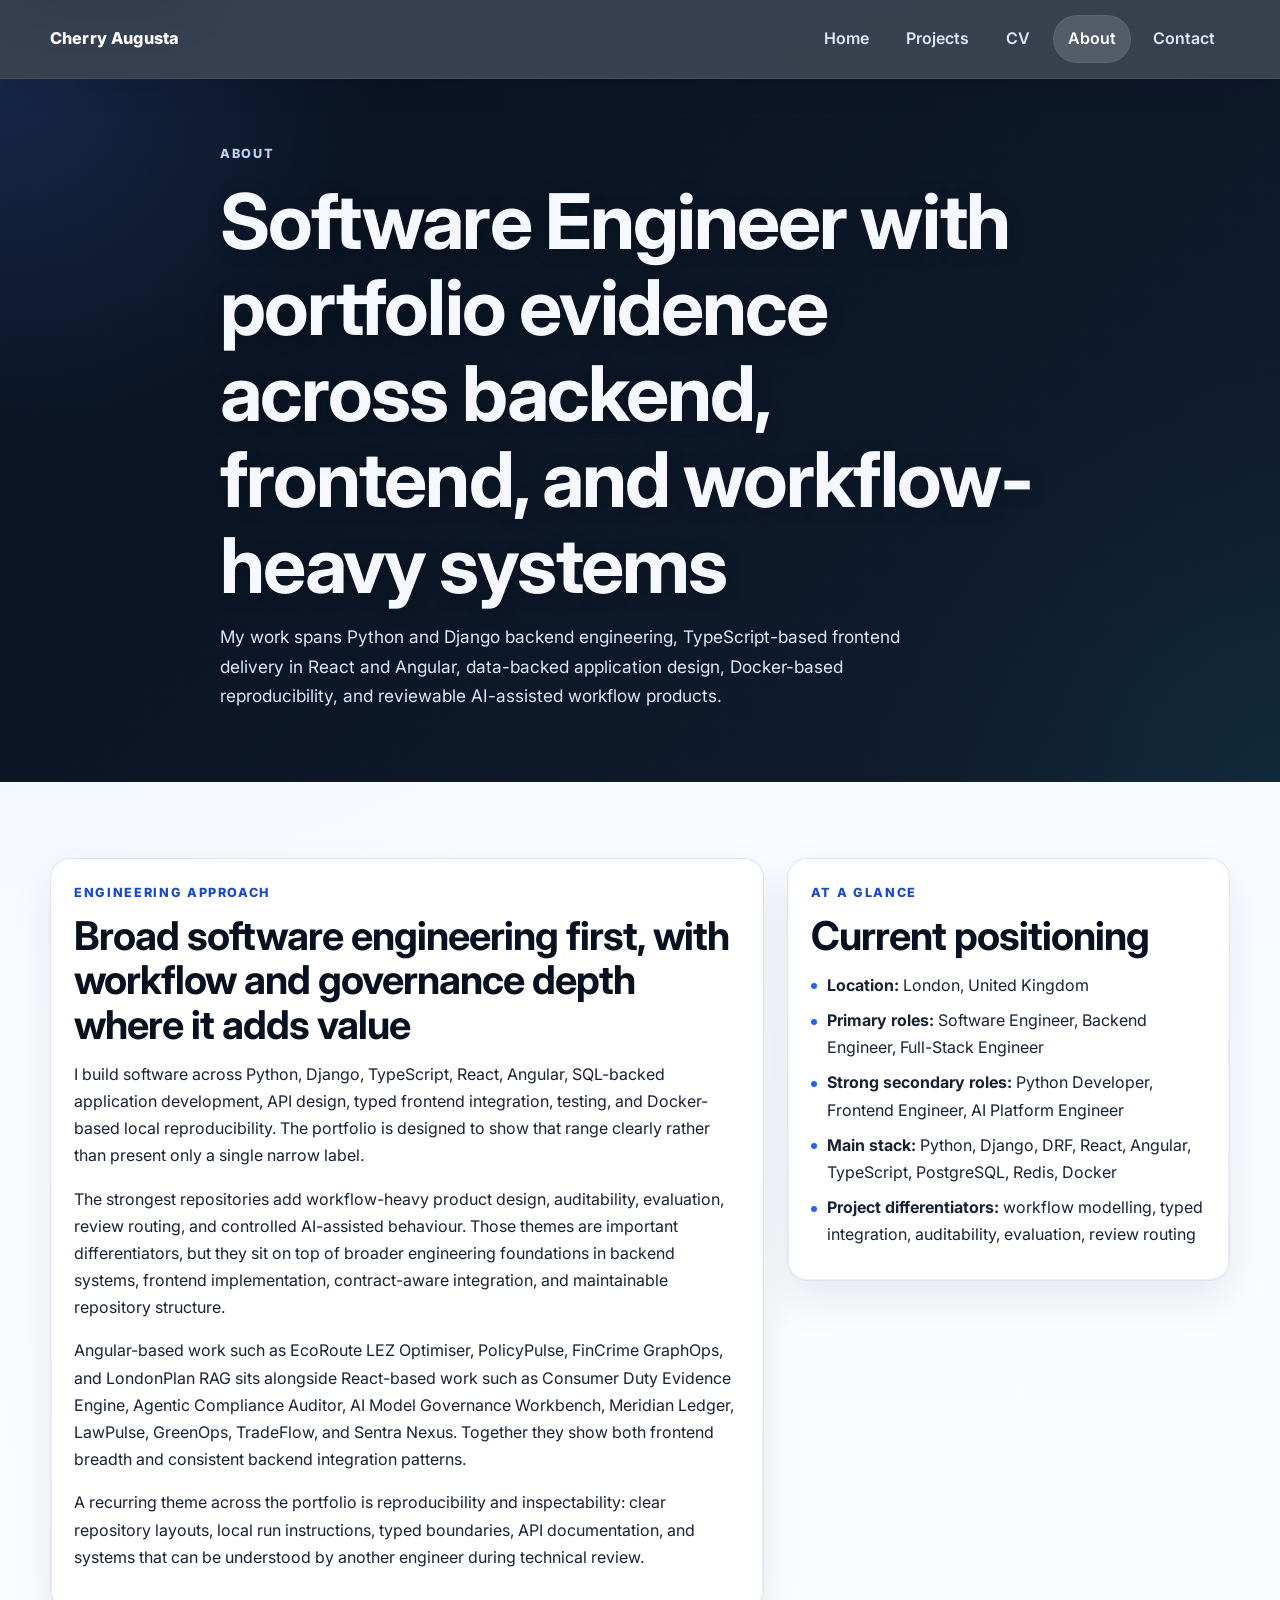
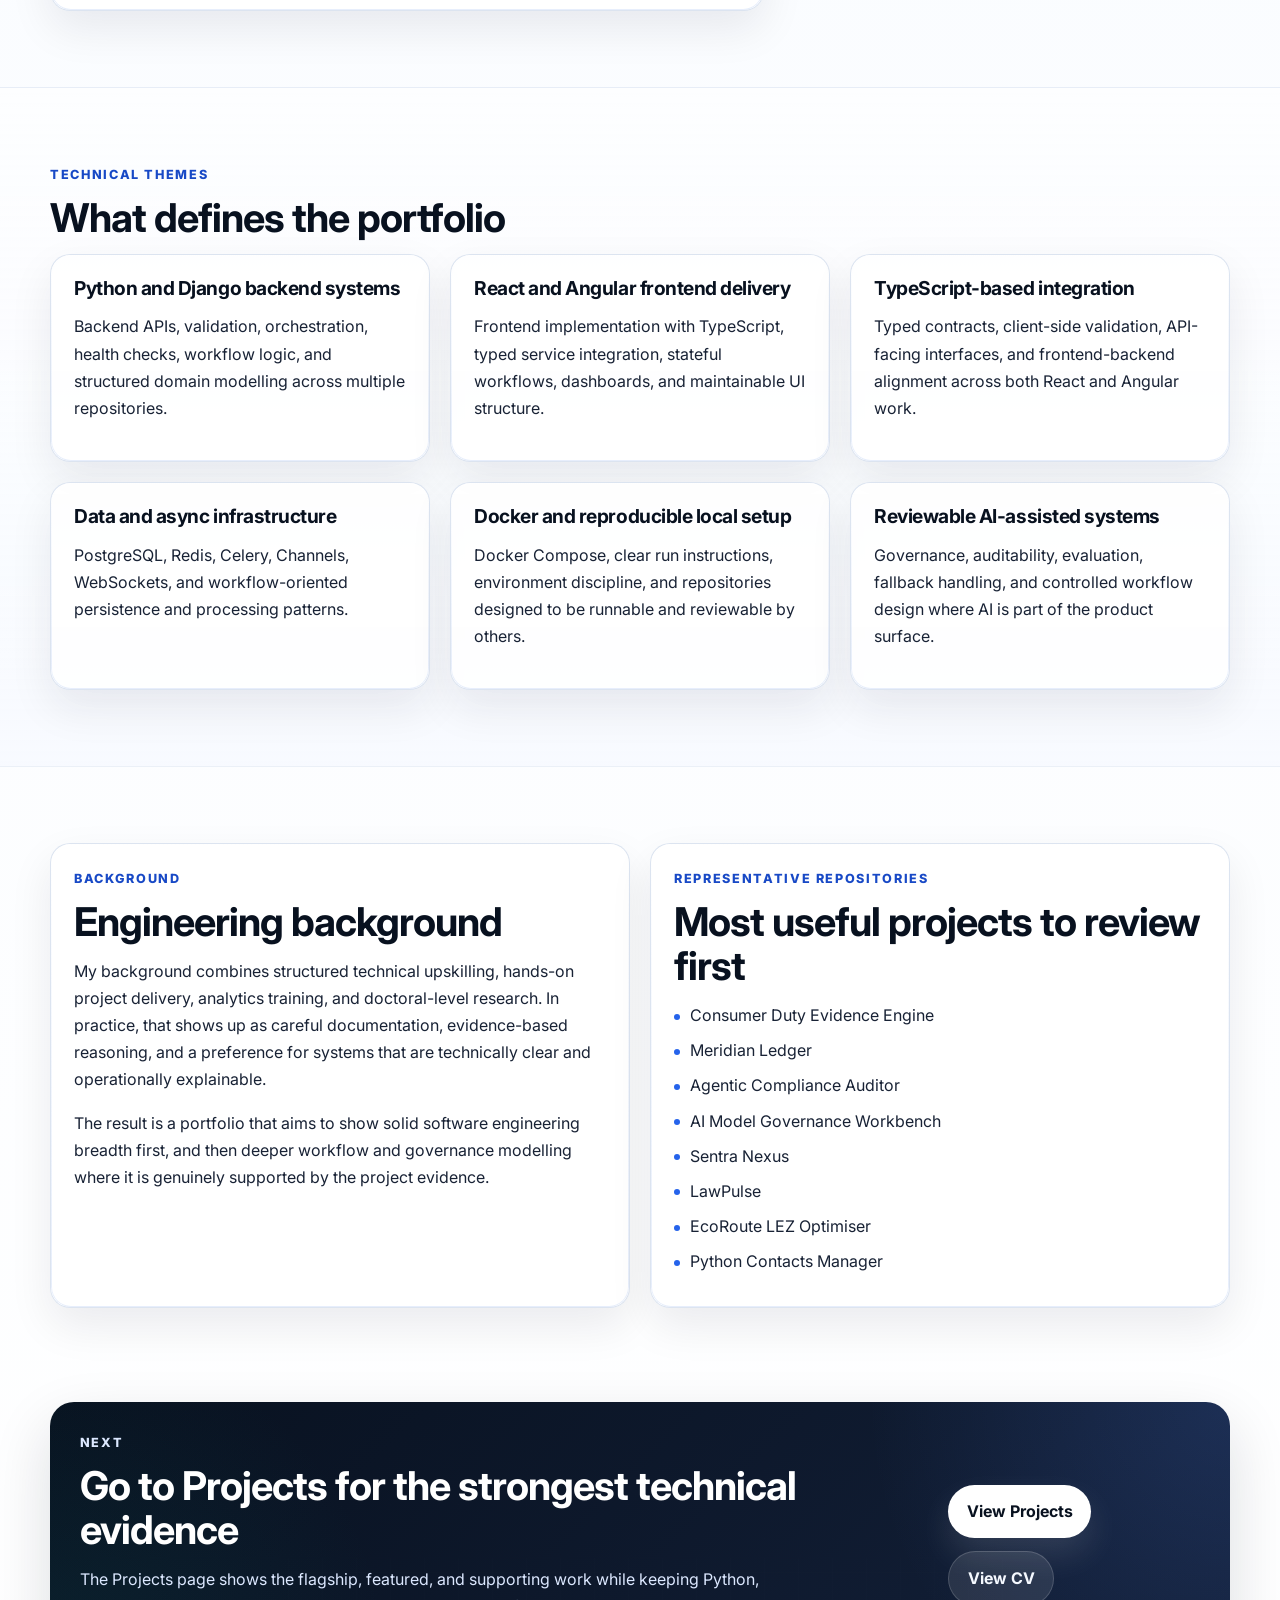
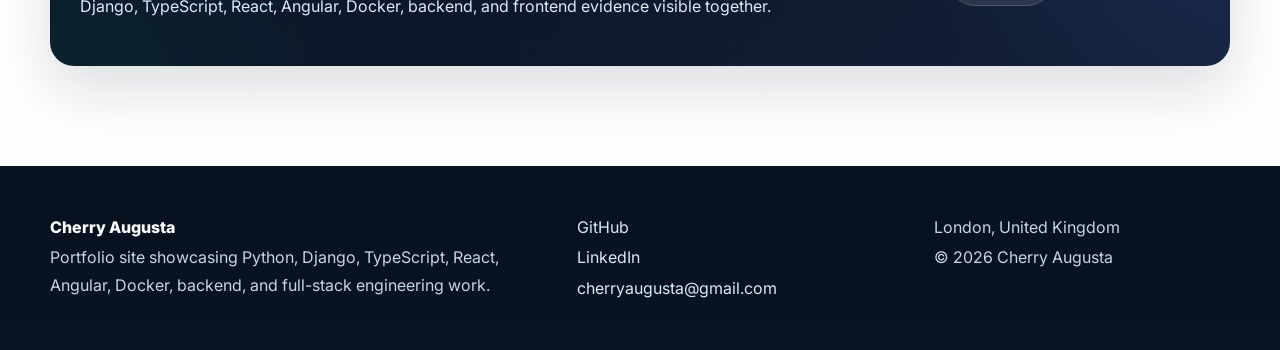
<file: about.html>
<!DOCTYPE html>
<html lang="en">
<head>
  <meta charset="utf-8">
  <meta name="viewport" content="width=device-width, initial-scale=1">
  <title>About | Cherry Augusta</title>
  <meta name="description" content="About Cherry Augusta, a London-based Software Engineer with portfolio work across Python, Django, TypeScript, React, Angular, PostgreSQL, Redis, Docker, backend APIs, full-stack systems, and reviewable AI-assisted workflows.">
  <meta name="theme-color" content="#0b1220">
  <meta property="og:title" content="About | Cherry Augusta">
  <meta property="og:description" content="Software Engineer focused on Python, Django, TypeScript, React, Angular, Docker, backend systems, frontend delivery, and reviewable workflow products.">
  <meta property="og:type" content="website">
  <meta property="og:url" content="https://cherryaugusta.github.io/developer-portfolio-profile/about.html">
  <meta property="og:image" content="https://cherryaugusta.github.io/developer-portfolio-profile/assets/og-preview.jpg">
  <meta name="twitter:card" content="summary_large_image">
  <meta name="twitter:title" content="About | Cherry Augusta">
  <meta name="twitter:description" content="Software Engineer focused on Python, Django, TypeScript, React, Angular, Docker, backend systems, frontend delivery, and reviewable workflow products.">
  <meta name="twitter:image" content="https://cherryaugusta.github.io/developer-portfolio-profile/assets/og-preview.jpg">
  <link rel="canonical" href="https://cherryaugusta.github.io/developer-portfolio-profile/about.html">
  <link rel="preconnect" href="https://fonts.googleapis.com">
  <link rel="preconnect" href="https://fonts.gstatic.com" crossorigin>
  <link href="https://fonts.googleapis.com/css2?family=Inter:wght@400;500;600;700;800;900&display=swap" rel="stylesheet">
  <link rel="stylesheet" href="styles.css">
  <script defer src="script.js"></script>
</head>
<body>
  <a class="skip-link" href="#main-content">Skip to main content</a>

  <header class="site-header">
    <div class="container nav-wrap">
      <a class="brand" href="index.html" aria-label="Cherry Augusta home">Cherry Augusta</a>

      <button class="nav-toggle" type="button" aria-expanded="false" aria-controls="primary-nav" aria-label="Open navigation">
        <span class="nav-toggle-line"></span>
        <span class="nav-toggle-line"></span>
        <span class="nav-toggle-line"></span>
        <span class="sr-only">Toggle navigation</span>
      </button>

      <nav id="primary-nav" class="main-nav" aria-label="Primary">
        <a href="index.html">Home</a>
        <a href="projects.html">Projects</a>
        <a href="cv.html">CV</a>
        <a href="about.html" aria-current="page">About</a>
        <a href="contact.html">Contact</a>
      </nav>
    </div>
  </header>

  <main id="main-content" class="page-main">
    <section class="page-hero">
      <div class="container narrow">
        <p class="eyebrow">About</p>
        <h1>Software Engineer with portfolio evidence across backend, frontend, and workflow-heavy systems</h1>
        <p class="page-lead">
          My work spans Python and Django backend engineering, TypeScript-based frontend delivery in React and Angular, data-backed application design, Docker-based reproducibility, and reviewable AI-assisted workflow products.
        </p>
      </div>
    </section>

    <section class="section">
      <div class="container about-grid">
        <article class="card prose">
          <p class="section-kicker">Engineering approach</p>
          <h2>Broad software engineering first, with workflow and governance depth where it adds value</h2>
          <p>
            I build software across Python, Django, TypeScript, React, Angular, SQL-backed application development, API design, typed frontend integration, testing, and Docker-based local reproducibility. The portfolio is designed to show that range clearly rather than present only a single narrow label.
          </p>
          <p>
            The strongest repositories add workflow-heavy product design, auditability, evaluation, review routing, and controlled AI-assisted behaviour. Those themes are important differentiators, but they sit on top of broader engineering foundations in backend systems, frontend implementation, contract-aware integration, and maintainable repository structure.
          </p>
          <p>
            Angular-based work such as EcoRoute LEZ Optimiser, PolicyPulse, FinCrime GraphOps, and LondonPlan RAG sits alongside React-based work such as Consumer Duty Evidence Engine, Agentic Compliance Auditor, AI Model Governance Workbench, Meridian Ledger, LawPulse, GreenOps, TradeFlow, and Sentra Nexus. Together they show both frontend breadth and consistent backend integration patterns.
          </p>
          <p>
            A recurring theme across the portfolio is reproducibility and inspectability: clear repository layouts, local run instructions, typed boundaries, API documentation, and systems that can be understood by another engineer during technical review.
          </p>
        </article>

        <aside class="card about-summary-card">
          <p class="section-kicker">At a glance</p>
          <h2>Current positioning</h2>
          <ul class="plain-list">
            <li><strong>Location:</strong> London, United Kingdom</li>
            <li><strong>Primary roles:</strong> Software Engineer, Backend Engineer, Full-Stack Engineer</li>
            <li><strong>Strong secondary roles:</strong> Python Developer, Frontend Engineer, AI Platform Engineer</li>
            <li><strong>Main stack:</strong> Python, Django, DRF, React, Angular, TypeScript, PostgreSQL, Redis, Docker</li>
            <li><strong>Project differentiators:</strong> workflow modelling, typed integration, auditability, evaluation, review routing</li>
          </ul>
        </aside>
      </div>
    </section>

    <section class="section section-soft">
      <div class="container">
        <div class="section-intro">
          <p class="section-kicker">Technical themes</p>
          <h2>What defines the portfolio</h2>
        </div>

        <div class="card-grid three">
          <article class="card">
            <h3>Python and Django backend systems</h3>
            <p>Backend APIs, validation, orchestration, health checks, workflow logic, and structured domain modelling across multiple repositories.</p>
          </article>

          <article class="card">
            <h3>React and Angular frontend delivery</h3>
            <p>Frontend implementation with TypeScript, typed service integration, stateful workflows, dashboards, and maintainable UI structure.</p>
          </article>

          <article class="card">
            <h3>TypeScript-based integration</h3>
            <p>Typed contracts, client-side validation, API-facing interfaces, and frontend-backend alignment across both React and Angular work.</p>
          </article>

          <article class="card">
            <h3>Data and async infrastructure</h3>
            <p>PostgreSQL, Redis, Celery, Channels, WebSockets, and workflow-oriented persistence and processing patterns.</p>
          </article>

          <article class="card">
            <h3>Docker and reproducible local setup</h3>
            <p>Docker Compose, clear run instructions, environment discipline, and repositories designed to be runnable and reviewable by others.</p>
          </article>

          <article class="card">
            <h3>Reviewable AI-assisted systems</h3>
            <p>Governance, auditability, evaluation, fallback handling, and controlled workflow design where AI is part of the product surface.</p>
          </article>
        </div>
      </div>
    </section>

    <section class="section">
      <div class="container card-grid two">
        <article class="card">
          <p class="section-kicker">Background</p>
          <h2>Engineering background</h2>
          <p>
            My background combines structured technical upskilling, hands-on project delivery, analytics training, and doctoral-level research. In practice, that shows up as careful documentation, evidence-based reasoning, and a preference for systems that are technically clear and operationally explainable.
          </p>
          <p>
            The result is a portfolio that aims to show solid software engineering breadth first, and then deeper workflow and governance modelling where it is genuinely supported by the project evidence.
          </p>
        </article>

        <article class="card">
          <p class="section-kicker">Representative repositories</p>
          <h2>Most useful projects to review first</h2>
          <ul class="plain-list">
            <li>Consumer Duty Evidence Engine</li>
            <li>Meridian Ledger</li>
            <li>Agentic Compliance Auditor</li>
            <li>AI Model Governance Workbench</li>
            <li>Sentra Nexus</li>
            <li>LawPulse</li>
            <li>EcoRoute LEZ Optimiser</li>
            <li>Python Contacts Manager</li>
          </ul>
        </article>
      </div>
    </section>

    <section class="section section-cta">
      <div class="container cta-panel">
        <div>
          <p class="section-kicker section-kicker-light">Next</p>
          <h2>Go to Projects for the strongest technical evidence</h2>
          <p>The Projects page shows the flagship, featured, and supporting work while keeping Python, Django, TypeScript, React, Angular, Docker, backend, and frontend evidence visible together.</p>
        </div>
        <div class="cta-panel-actions">
          <a class="button button-primary" href="projects.html">View Projects</a>
          <a class="button button-secondary" href="cv.html">View CV</a>
        </div>
      </div>
    </section>
  </main>

  <footer class="site-footer">
    <div class="container footer-wrap">
      <div>
        <p class="footer-title">Cherry Augusta</p>
        <p>Portfolio site showcasing Python, Django, TypeScript, React, Angular, Docker, backend, and full-stack engineering work.</p>
      </div>
      <div>
        <p><a href="https://github.com/cherryaugusta" target="_blank" rel="noopener noreferrer">GitHub</a></p>
        <p><a href="https://www.linkedin.com/in/cherry-augusta-3957a916" target="_blank" rel="noopener noreferrer">LinkedIn</a></p>
        <p><a href="mailto:cherryaugusta@gmail.com">cherryaugusta@gmail.com</a></p>
      </div>
      <div>
        <p>London, United Kingdom</p>
        <p>© <span id="current-year">2026</span> Cherry Augusta</p>
      </div>
    </div>
  </footer>
</body>
</html>
</file>
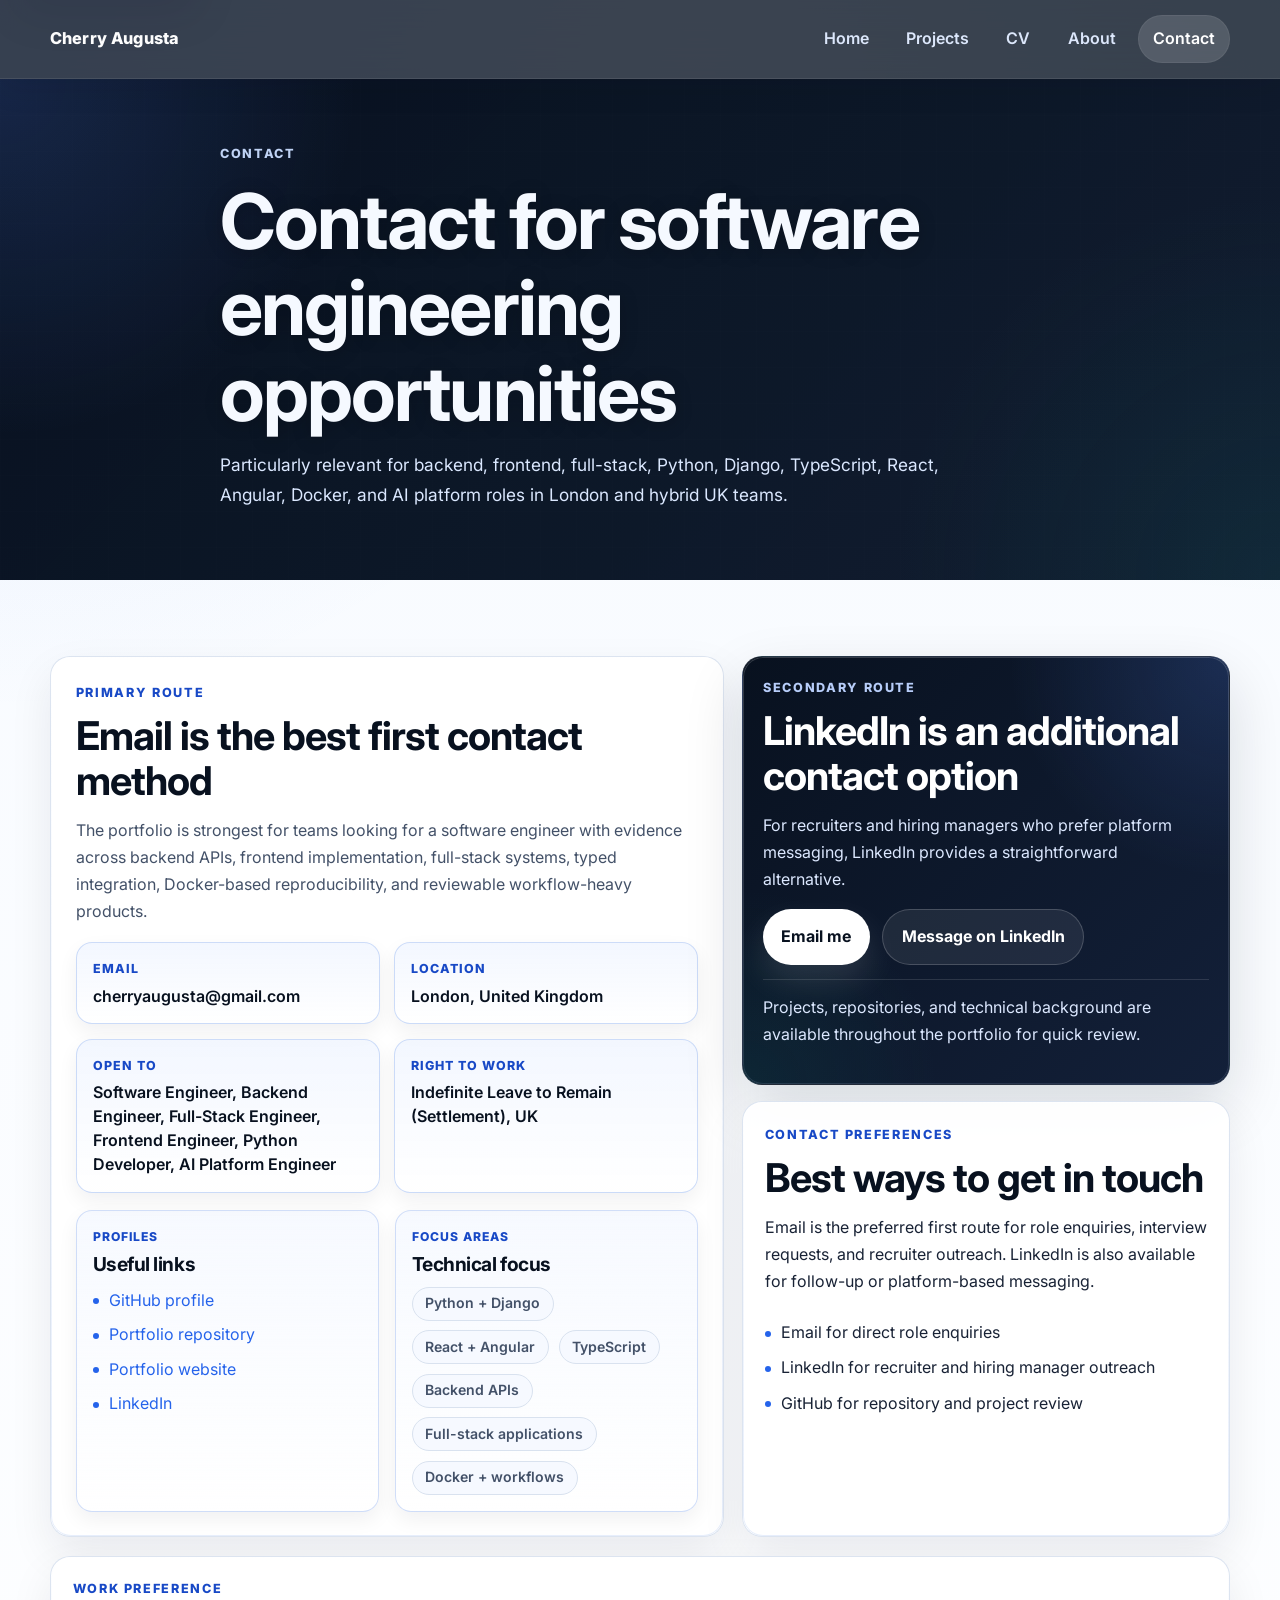
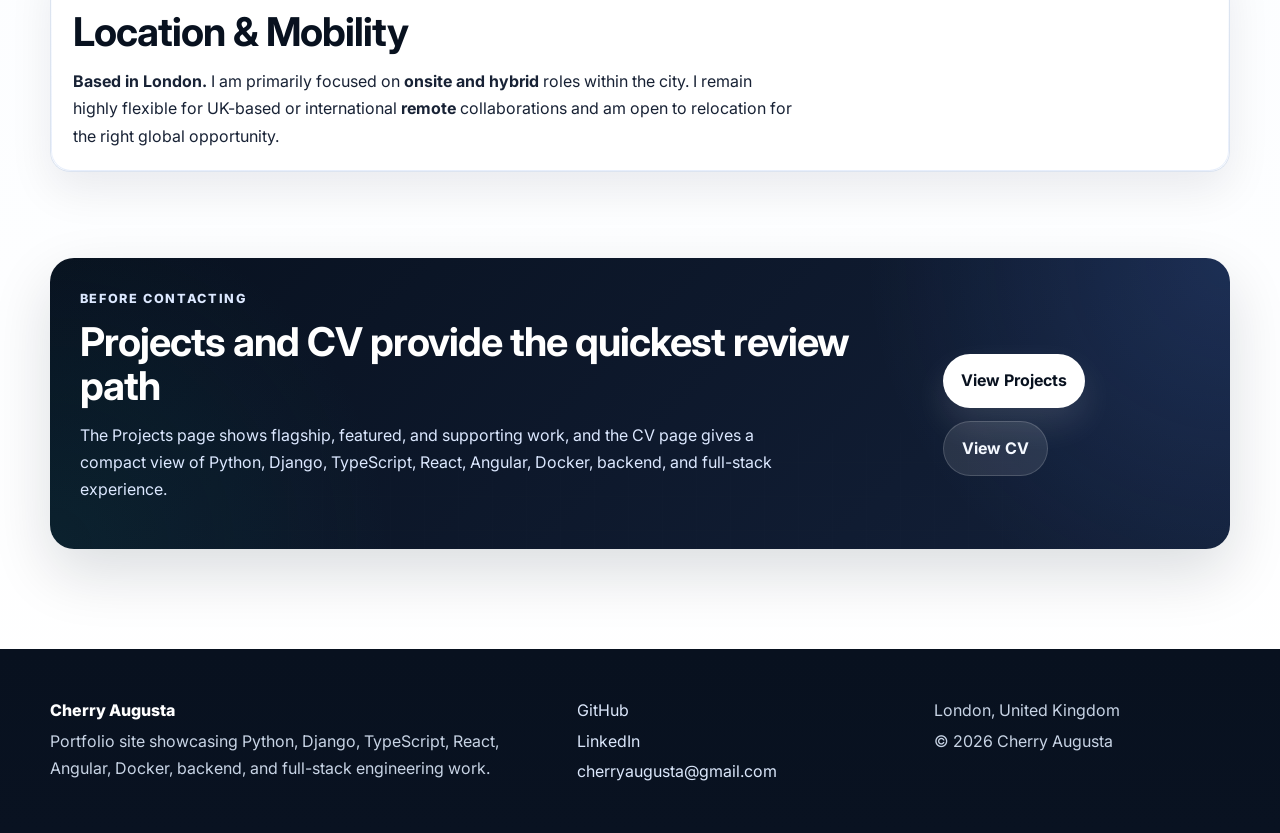
<file: contact.html>
<!DOCTYPE html>
<html lang="en">
<head>
  <meta charset="utf-8">
  <meta name="viewport" content="width=device-width, initial-scale=1">
  <title>Contact | Cherry Augusta</title>
  <meta name="description" content="Contact Cherry Augusta for software engineering, backend, full-stack, frontend, Python, Django, TypeScript, React, Angular, Docker, and AI platform opportunities.">
  <meta name="theme-color" content="#0b1220">
  <meta name="robots" content="index,follow">

  <meta property="og:title" content="Contact | Cherry Augusta">
  <meta property="og:description" content="Software Engineer open to backend, frontend, full-stack, Python, Django, TypeScript, React, Angular, Docker, and AI platform opportunities.">
  <meta property="og:type" content="website">
  <meta property="og:url" content="https://cherryaugusta.github.io/developer-portfolio-profile/contact.html">
  <meta property="og:image" content="https://cherryaugusta.github.io/developer-portfolio-profile/assets/og-preview.jpg">

  <meta name="twitter:card" content="summary_large_image">
  <meta name="twitter:title" content="Contact | Cherry Augusta">
  <meta name="twitter:description" content="Software Engineer open to backend, frontend, full-stack, Python, Django, TypeScript, React, Angular, Docker, and AI platform opportunities.">
  <meta name="twitter:image" content="https://cherryaugusta.github.io/developer-portfolio-profile/assets/og-preview.jpg">

  <link rel="canonical" href="https://cherryaugusta.github.io/developer-portfolio-profile/contact.html">
  <link rel="preconnect" href="https://fonts.googleapis.com">
  <link rel="preconnect" href="https://fonts.gstatic.com" crossorigin>
  <link href="https://fonts.googleapis.com/css2?family=Inter:wght@400;500;600;700;800;900&display=swap" rel="stylesheet">
  <link rel="stylesheet" href="styles.css">
  <script defer src="script.js"></script>
</head>
<body>
  <a class="skip-link" href="#main-content">Skip to main content</a>

  <header class="site-header">
    <div class="container nav-wrap">
      <a class="brand" href="index.html" aria-label="Cherry Augusta home">Cherry Augusta</a>

      <button class="nav-toggle" type="button" aria-expanded="false" aria-controls="primary-nav" aria-label="Open navigation">
        <span class="nav-toggle-line"></span>
        <span class="nav-toggle-line"></span>
        <span class="nav-toggle-line"></span>
        <span class="sr-only">Toggle navigation</span>
      </button>

      <nav id="primary-nav" class="main-nav" aria-label="Primary">
        <a href="index.html">Home</a>
        <a href="projects.html">Projects</a>
        <a href="cv.html">CV</a>
        <a href="about.html">About</a>
        <a href="contact.html" aria-current="page">Contact</a>
      </nav>
    </div>
  </header>

  <main id="main-content" class="page-main">
    <section class="page-hero">
      <div class="container narrow">
        <p class="eyebrow">Contact</p>
        <h1>Contact for software engineering opportunities</h1>
        <p class="page-lead">
          Particularly relevant for backend, frontend, full-stack, Python, Django, TypeScript, React, Angular, Docker, and AI platform roles in London and hybrid UK teams.
        </p>
      </div>
    </section>

    <section class="section">
      <div class="container contact-layout">
        <article class="card contact-primary-card">
          <p class="section-kicker">Primary route</p>
          <h2>Email is the best first contact method</h2>
          <p class="contact-intro-note">
            The portfolio is strongest for teams looking for a software engineer with evidence across backend APIs, frontend implementation, full-stack systems, typed integration, Docker-based reproducibility, and reviewable workflow-heavy products.
          </p>

          <div class="contact-facts" aria-label="Contact and availability details">
            <div class="contact-fact">
              <span class="contact-fact-label">Email</span>
              <a class="contact-fact-value" href="mailto:cherryaugusta@gmail.com?subject=Portfolio%20website%20enquiry">cherryaugusta@gmail.com</a>
            </div>

            <div class="contact-fact">
              <span class="contact-fact-label">Location</span>
              <span class="contact-fact-value">London, United Kingdom</span>
            </div>

            <div class="contact-fact">
              <span class="contact-fact-label">Open to</span>
              <span class="contact-fact-value">Software Engineer, Backend Engineer, Full-Stack Engineer, Frontend Engineer, Python Developer, AI Platform Engineer</span>
            </div>

            <div class="contact-fact">
              <span class="contact-fact-label">Right to work</span>
              <span class="contact-fact-value">Indefinite Leave to Remain (Settlement), UK</span>
            </div>
          </div>

          <div class="contact-primary-extras">
            <section class="contact-subpanel" aria-label="Profiles">
              <p class="contact-subpanel-label">Profiles</p>
              <h3>Useful links</h3>
              <ul class="plain-list contact-links-list">
                <li><a href="https://github.com/cherryaugusta" target="_blank" rel="noopener noreferrer">GitHub profile</a></li>
                <li><a href="https://github.com/cherryaugusta/developer-portfolio-profile" target="_blank" rel="noopener noreferrer">Portfolio repository</a></li>
                <li><a href="https://cherryaugusta.github.io/developer-portfolio-profile" target="_blank" rel="noopener noreferrer">Portfolio website</a></li>
                <li><a href="https://www.linkedin.com/in/cherry-augusta-3957a916" target="_blank" rel="noopener noreferrer">LinkedIn</a></li>
              </ul>
            </section>

            <section class="contact-subpanel" aria-label="Professional focus areas">
              <p class="contact-subpanel-label">Focus areas</p>
              <h3>Technical focus</h3>
              <ul class="tag-list contact-tag-list" aria-label="Professional focus areas">
                <li>Python + Django</li>
                <li>React + Angular</li>
                <li>TypeScript</li>
                <li>Backend APIs</li>
                <li>Full-stack applications</li>
                <li>Docker + workflows</li>
              </ul>
            </section>
          </div>
        </article>

        <div class="contact-side-column">
          <article class="card contact-action-card contact-secondary-card">
            <p class="section-kicker section-kicker-light">Secondary route</p>
            <h2>LinkedIn is an additional contact option</h2>
            <p class="form-note">
              For recruiters and hiring managers who prefer platform messaging, LinkedIn provides a straightforward alternative.
            </p>

            <div class="form-actions">
              <a class="button button-primary" href="mailto:cherryaugusta@gmail.com?subject=Portfolio%20website%20enquiry">Email me</a>
              <a class="button button-secondary button-contact-secondary" href="https://www.linkedin.com/in/cherry-augusta-3957a916" target="_blank" rel="noopener noreferrer">Message on LinkedIn</a>
            </div>

            <div class="contact-action-note">
              <p>Projects, repositories, and technical background are available throughout the portfolio for quick review.</p>
            </div>
          </article>

          <article class="card contact-preferences-card">
            <p class="section-kicker">Contact preferences</p>
            <h2>Best ways to get in touch</h2>
            <p>Email is the preferred first route for role enquiries, interview requests, and recruiter outreach. LinkedIn is also available for follow-up or platform-based messaging.</p>
            <ul class="plain-list">
              <li>Email for direct role enquiries</li>
              <li>LinkedIn for recruiter and hiring manager outreach</li>
              <li>GitHub for repository and project review</li>
            </ul>
          </article>
        </div>

        <article class="card contact-work-preference-card">
          <p class="section-kicker">Work preference</p>
          <h2>Location & Mobility</h2>
          <p>
            <strong>Based in London.</strong> I am primarily focused on <strong>onsite and hybrid</strong> roles within the city. 
            I remain highly flexible for UK-based or international <strong>remote</strong> collaborations and am open to 
            relocation for the right global opportunity.
          </p>
        </article>
      </div>
    </section>

    <section class="section section-cta contact-cta-section">
      <div class="container cta-panel">
        <div>
          <p class="section-kicker section-kicker-light">Before contacting</p>
          <h2>Projects and CV provide the quickest review path</h2>
          <p>The Projects page shows flagship, featured, and supporting work, and the CV page gives a compact view of Python, Django, TypeScript, React, Angular, Docker, backend, and full-stack experience.</p>
        </div>
        <div class="cta-panel-actions">
          <a class="button button-primary" href="projects.html">View Projects</a>
          <a class="button button-secondary" href="cv.html">View CV</a>
        </div>
      </div>
    </section>
  </main>

  <footer class="site-footer">
    <div class="container footer-wrap">
      <div>
        <p class="footer-title">Cherry Augusta</p>
        <p>Portfolio site showcasing Python, Django, TypeScript, React, Angular, Docker, backend, and full-stack engineering work.</p>
      </div>
      <div>
        <p><a href="https://github.com/cherryaugusta" target="_blank" rel="noopener noreferrer">GitHub</a></p>
        <p><a href="https://www.linkedin.com/in/cherry-augusta-3957a916" target="_blank" rel="noopener noreferrer">LinkedIn</a></p>
        <p><a href="mailto:cherryaugusta@gmail.com">cherryaugusta@gmail.com</a></p>
      </div>
      <div>
        <p>London, United Kingdom</p>
        <p>© <span id="current-year">2026</span> Cherry Augusta</p>
      </div>
    </div>
  </footer>
</body>
</html>
</file>
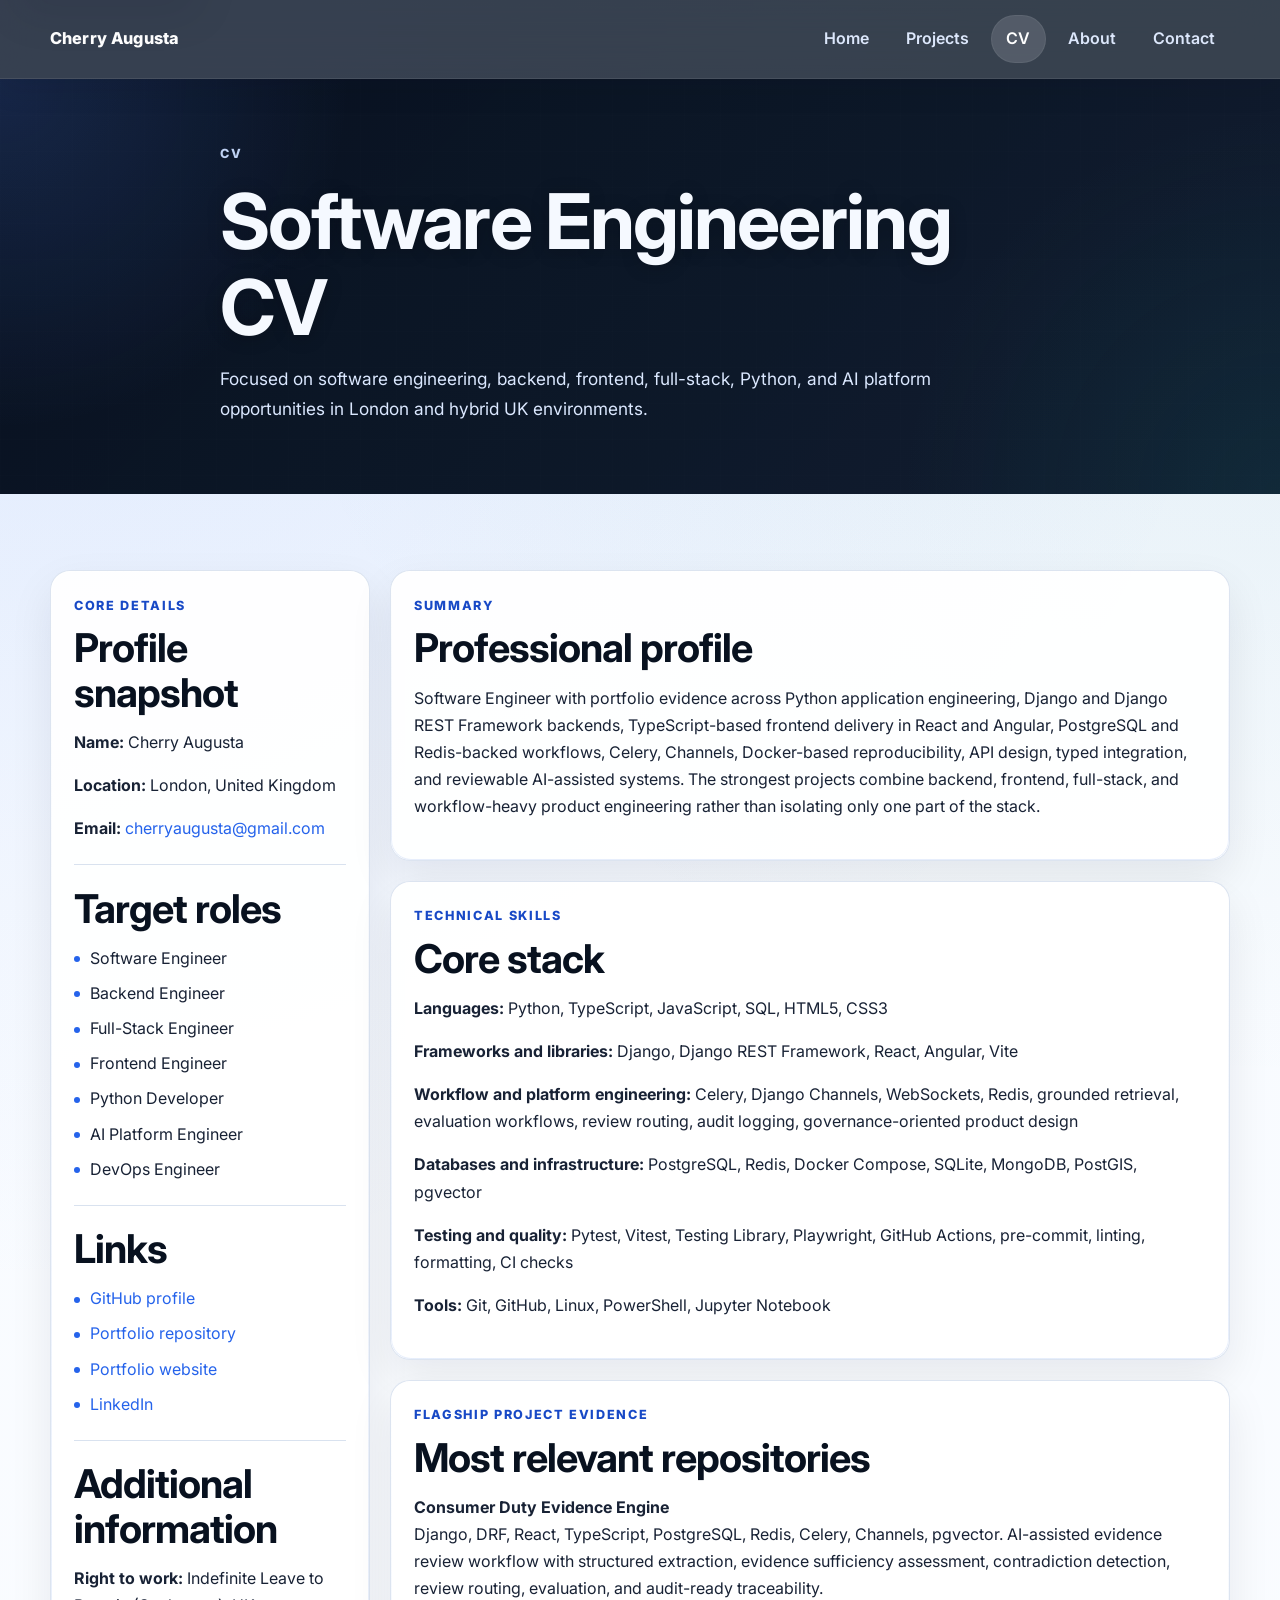
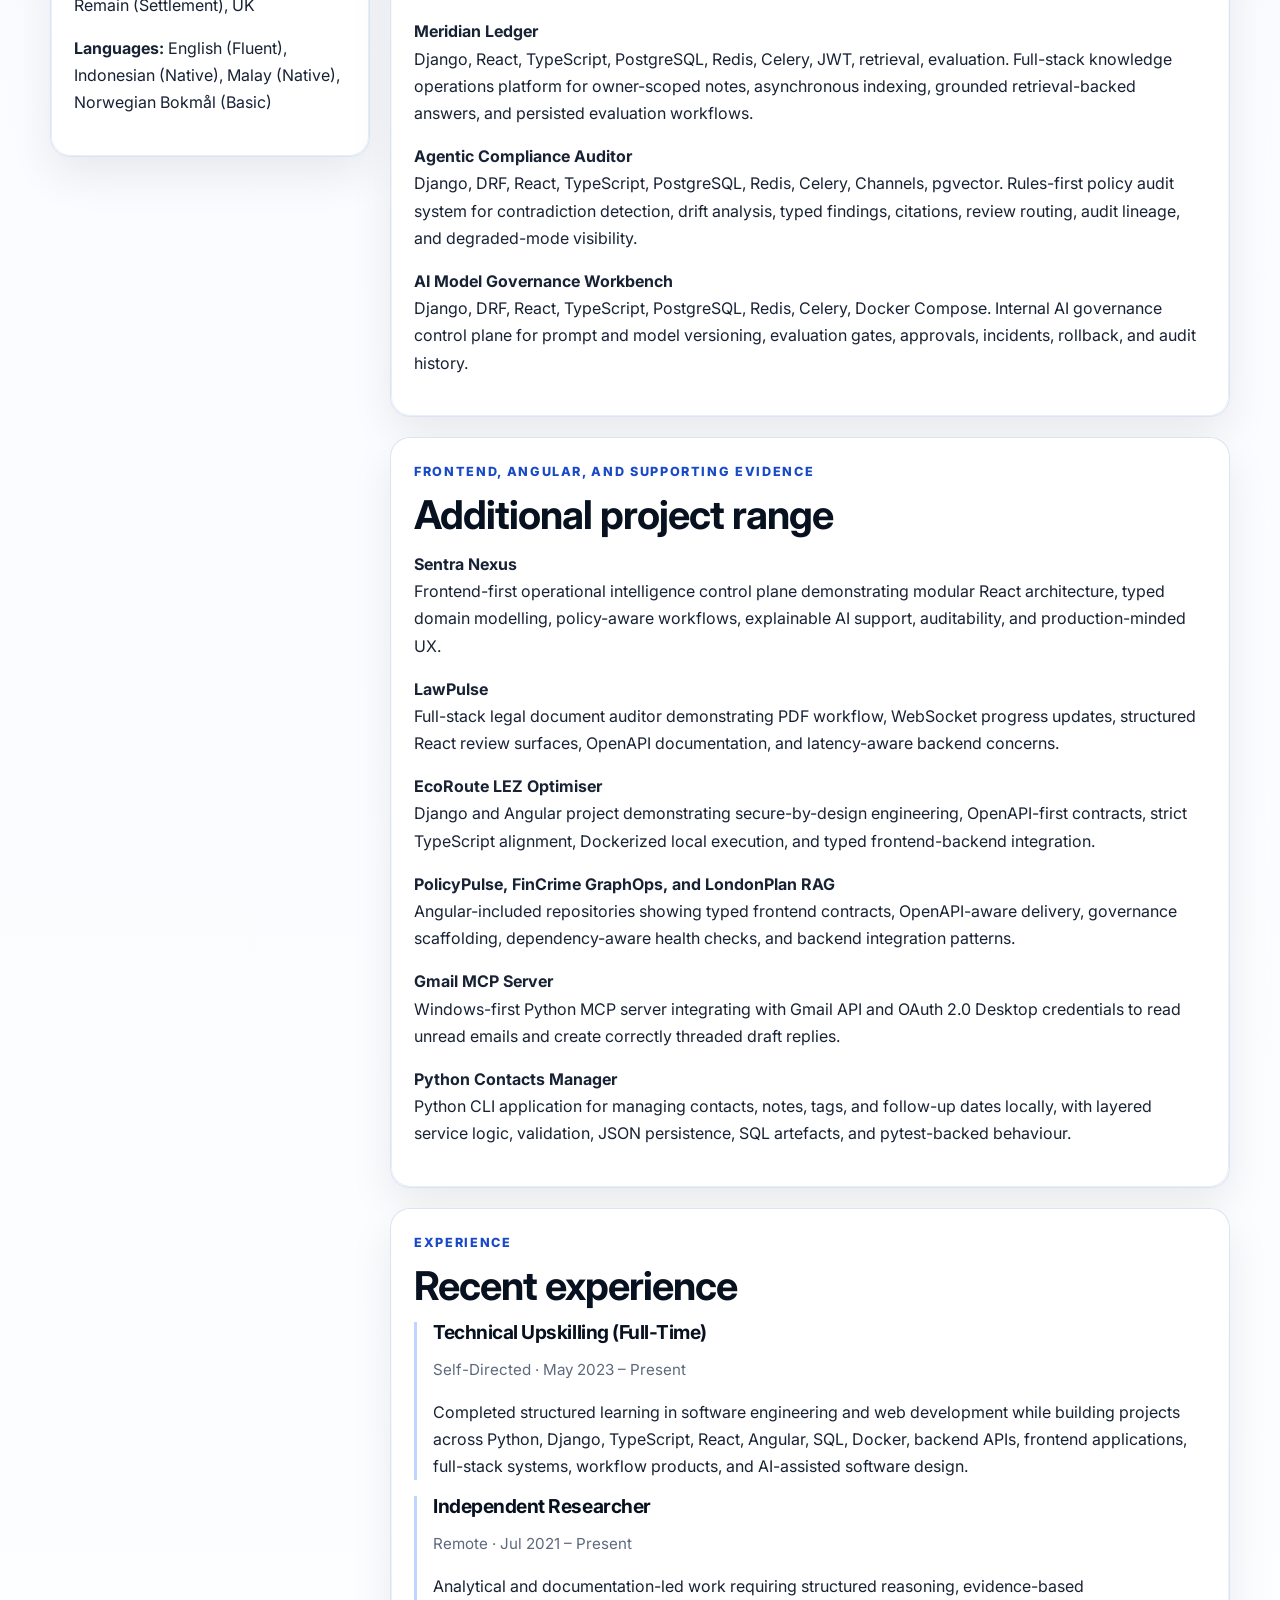
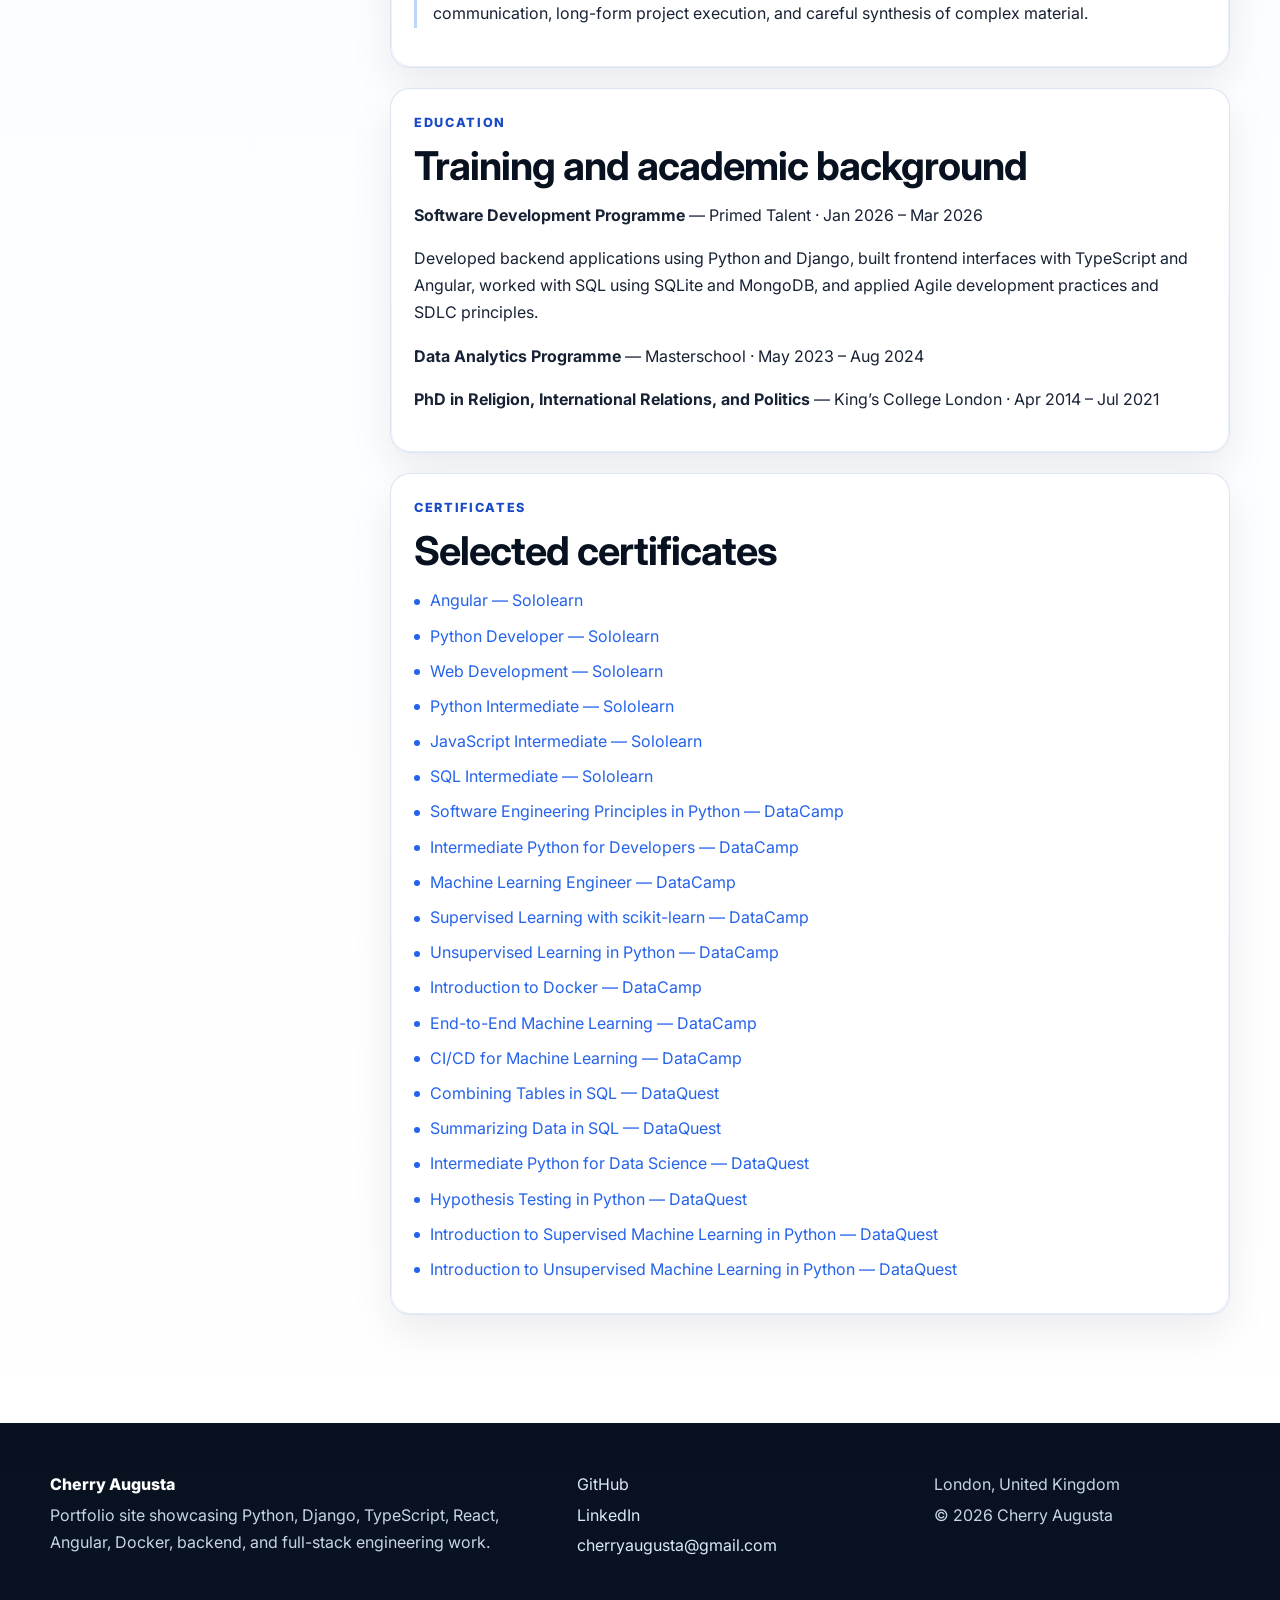
<file: cv.html>
<!DOCTYPE html>
<html lang="en">
<head>
  <meta charset="utf-8">
  <meta name="viewport" content="width=device-width, initial-scale=1">
  <title>CV | Cherry Augusta</title>
  <meta name="description" content="CV for Cherry Augusta, a London-based Software Engineer with portfolio work across Python, Django, TypeScript, React, Angular, PostgreSQL, Redis, Docker, backend APIs, frontend engineering, full-stack applications, and reviewable AI workflow systems.">
  <meta name="theme-color" content="#0b1220">
  <meta property="og:title" content="CV | Cherry Augusta">
  <meta property="og:description" content="Software engineering CV focused on Python, Django, TypeScript, React, Angular, Docker, backend, full-stack, frontend, and AI platform opportunities.">
  <meta property="og:type" content="website">
  <meta property="og:url" content="https://cherryaugusta.github.io/developer-portfolio-profile/cv.html">
  <meta property="og:image" content="https://cherryaugusta.github.io/developer-portfolio-profile/assets/og-preview.jpg">
  <meta name="twitter:card" content="summary_large_image">
  <meta name="twitter:title" content="CV | Cherry Augusta">
  <meta name="twitter:description" content="Software engineering CV focused on Python, Django, TypeScript, React, Angular, Docker, backend, full-stack, frontend, and AI platform opportunities.">
  <meta name="twitter:image" content="https://cherryaugusta.github.io/developer-portfolio-profile/assets/og-preview.jpg">
  <link rel="canonical" href="https://cherryaugusta.github.io/developer-portfolio-profile/cv.html">
  <link rel="preconnect" href="https://fonts.googleapis.com">
  <link rel="preconnect" href="https://fonts.gstatic.com" crossorigin>
  <link href="https://fonts.googleapis.com/css2?family=Inter:wght@400;500;600;700;800;900&display=swap" rel="stylesheet">
  <link rel="stylesheet" href="styles.css">
  <script defer src="script.js"></script>
</head>
<body>
  <a class="skip-link" href="#main-content">Skip to main content</a>

  <header class="site-header">
    <div class="container nav-wrap">
      <a class="brand" href="index.html" aria-label="Cherry Augusta home">Cherry Augusta</a>

      <button class="nav-toggle" type="button" aria-expanded="false" aria-controls="primary-nav" aria-label="Open navigation">
        <span class="nav-toggle-line"></span>
        <span class="nav-toggle-line"></span>
        <span class="nav-toggle-line"></span>
        <span class="sr-only">Toggle navigation</span>
      </button>

      <nav id="primary-nav" class="main-nav" aria-label="Primary">
        <a href="index.html">Home</a>
        <a href="projects.html">Projects</a>
        <a href="cv.html" aria-current="page">CV</a>
        <a href="about.html">About</a>
        <a href="contact.html">Contact</a>
      </nav>
    </div>
  </header>

  <main id="main-content" class="page-main">
    <section class="page-hero">
      <div class="container narrow">
        <p class="eyebrow">CV</p>
        <h1>Software Engineering CV</h1>
        <p class="page-lead">Focused on software engineering, backend, frontend, full-stack, Python, and AI platform opportunities in London and hybrid UK environments.</p>
      </div>
    </section>

    <section class="section">
      <div class="container cv-layout">
        <aside class="card cv-side">
          <p class="section-kicker">Core details</p>
          <h2>Profile snapshot</h2>
          <p><strong>Name:</strong> Cherry Augusta</p>
          <p><strong>Location:</strong> London, United Kingdom</p>
          <p><strong>Email:</strong> <a href="mailto:cherryaugusta@gmail.com">cherryaugusta@gmail.com</a></p>

          <hr>

          <h2>Target roles</h2>
          <ul class="plain-list">
            <li>Software Engineer</li>
            <li>Backend Engineer</li>
            <li>Full-Stack Engineer</li>
            <li>Frontend Engineer</li>
            <li>Python Developer</li>
            <li>AI Platform Engineer</li>
            <li>DevOps Engineer</li>
          </ul>

          <hr>

          <h2>Links</h2>
          <ul class="plain-list">
            <li><a href="https://github.com/cherryaugusta" target="_blank" rel="noopener noreferrer">GitHub profile</a></li>
            <li><a href="https://github.com/cherryaugusta/developer-portfolio-profile" target="_blank" rel="noopener noreferrer">Portfolio repository</a></li>
            <li><a href="https://cherryaugusta.github.io/developer-portfolio-profile" target="_blank" rel="noopener noreferrer">Portfolio website</a></li>
            <li><a href="https://www.linkedin.com/in/cherry-augusta-3957a916" target="_blank" rel="noopener noreferrer">LinkedIn</a></li>
          </ul>

          <hr>

          <h2>Additional information</h2>
          <p><strong>Right to work:</strong> Indefinite Leave to Remain (Settlement), UK</p>
          <p><strong>Languages:</strong> English (Fluent), Indonesian (Native), Malay (Native), Norwegian Bokmål (Basic)</p>
        </aside>

        <div class="cv-main">
          <article class="card">
            <p class="section-kicker">Summary</p>
            <h2>Professional profile</h2>
            <p>Software Engineer with portfolio evidence across Python application engineering, Django and Django REST Framework backends, TypeScript-based frontend delivery in React and Angular, PostgreSQL and Redis-backed workflows, Celery, Channels, Docker-based reproducibility, API design, typed integration, and reviewable AI-assisted systems. The strongest projects combine backend, frontend, full-stack, and workflow-heavy product engineering rather than isolating only one part of the stack.</p>
          </article>

          <article class="card">
            <p class="section-kicker">Technical skills</p>
            <h2>Core stack</h2>
            <p><strong>Languages:</strong> Python, TypeScript, JavaScript, SQL, HTML5, CSS3</p>
            <p><strong>Frameworks and libraries:</strong> Django, Django REST Framework, React, Angular, Vite</p>
            <p><strong>Workflow and platform engineering:</strong> Celery, Django Channels, WebSockets, Redis, grounded retrieval, evaluation workflows, review routing, audit logging, governance-oriented product design</p>
            <p><strong>Databases and infrastructure:</strong> PostgreSQL, Redis, Docker Compose, SQLite, MongoDB, PostGIS, pgvector</p>
            <p><strong>Testing and quality:</strong> Pytest, Vitest, Testing Library, Playwright, GitHub Actions, pre-commit, linting, formatting, CI checks</p>
            <p><strong>Tools:</strong> Git, GitHub, Linux, PowerShell, Jupyter Notebook</p>
          </article>

          <article class="card">
            <p class="section-kicker">Flagship project evidence</p>
            <h2>Most relevant repositories</h2>

            <p><strong>Consumer Duty Evidence Engine</strong><br>Django, DRF, React, TypeScript, PostgreSQL, Redis, Celery, Channels, pgvector. AI-assisted evidence review workflow with structured extraction, evidence sufficiency assessment, contradiction detection, review routing, evaluation, and audit-ready traceability.</p>

            <p><strong>Meridian Ledger</strong><br>Django, React, TypeScript, PostgreSQL, Redis, Celery, JWT, retrieval, evaluation. Full-stack knowledge operations platform for owner-scoped notes, asynchronous indexing, grounded retrieval-backed answers, and persisted evaluation workflows.</p>

            <p><strong>Agentic Compliance Auditor</strong><br>Django, DRF, React, TypeScript, PostgreSQL, Redis, Celery, Channels, pgvector. Rules-first policy audit system for contradiction detection, drift analysis, typed findings, citations, review routing, audit lineage, and degraded-mode visibility.</p>

            <p><strong>AI Model Governance Workbench</strong><br>Django, DRF, React, TypeScript, PostgreSQL, Redis, Celery, Docker Compose. Internal AI governance control plane for prompt and model versioning, evaluation gates, approvals, incidents, rollback, and audit history.</p>
          </article>

          <article class="card">
            <p class="section-kicker">Frontend, Angular, and supporting evidence</p>
            <h2>Additional project range</h2>

            <p><strong>Sentra Nexus</strong><br>Frontend-first operational intelligence control plane demonstrating modular React architecture, typed domain modelling, policy-aware workflows, explainable AI support, auditability, and production-minded UX.</p>

            <p><strong>LawPulse</strong><br>Full-stack legal document auditor demonstrating PDF workflow, WebSocket progress updates, structured React review surfaces, OpenAPI documentation, and latency-aware backend concerns.</p>

            <p><strong>EcoRoute LEZ Optimiser</strong><br>Django and Angular project demonstrating secure-by-design engineering, OpenAPI-first contracts, strict TypeScript alignment, Dockerized local execution, and typed frontend-backend integration.</p>

            <p><strong>PolicyPulse, FinCrime GraphOps, and LondonPlan RAG</strong><br>Angular-included repositories showing typed frontend contracts, OpenAPI-aware delivery, governance scaffolding, dependency-aware health checks, and backend integration patterns.</p>

            <p><strong>Gmail MCP Server</strong><br>Windows-first Python MCP server integrating with Gmail API and OAuth 2.0 Desktop credentials to read unread emails and create correctly threaded draft replies.</p>

            <p><strong>Python Contacts Manager</strong><br>Python CLI application for managing contacts, notes, tags, and follow-up dates locally, with layered service logic, validation, JSON persistence, SQL artefacts, and pytest-backed behaviour.</p>
          </article>

          <article class="card">
            <p class="section-kicker">Experience</p>
            <h2>Recent experience</h2>

            <div class="timeline-item">
              <h3>Technical Upskilling (Full-Time)</h3>
              <p class="meta">Self-Directed · May 2023 – Present</p>
              <p>Completed structured learning in software engineering and web development while building projects across Python, Django, TypeScript, React, Angular, SQL, Docker, backend APIs, frontend applications, full-stack systems, workflow products, and AI-assisted software design.</p>
            </div>

            <div class="timeline-item">
              <h3>Independent Researcher</h3>
              <p class="meta">Remote · Jul 2021 – Present</p>
              <p>Analytical and documentation-led work requiring structured reasoning, evidence-based communication, long-form project execution, and careful synthesis of complex material.</p>
            </div>
          </article>

          <article class="card">
            <p class="section-kicker">Education</p>
            <h2>Training and academic background</h2>

            <p><strong>Software Development Programme</strong> — Primed Talent · Jan 2026 – Mar 2026</p>
            <p>Developed backend applications using Python and Django, built frontend interfaces with TypeScript and Angular, worked with SQL using SQLite and MongoDB, and applied Agile development practices and SDLC principles.</p>

            <p><strong>Data Analytics Programme</strong> — Masterschool · May 2023 – Aug 2024</p>
            <p><strong>PhD in Religion, International Relations, and Politics</strong> — King’s College London · Apr 2014 – Jul 2021</p>
          </article>

          <article class="card">
            <p class="section-kicker">Certificates</p>
            <h2>Selected certificates</h2>
            <ul class="plain-list">
              <li><a href="https://www.sololearn.com/certificates/CC-CRVQI5FX" target="_blank" rel="noopener noreferrer">Angular — Sololearn</a></li>
              <li><a href="https://www.sololearn.com/certificates/CC-DHUE0BPR" target="_blank" rel="noopener noreferrer">Python Developer — Sololearn</a></li>
              <li><a href="https://www.sololearn.com/certificates/CC-GY8ERAPW" target="_blank" rel="noopener noreferrer">Web Development — Sololearn</a></li>
              <li><a href="https://www.sololearn.com/certificates/CC-DKZ7GS1T" target="_blank" rel="noopener noreferrer">Python Intermediate — Sololearn</a></li>
              <li><a href="https://www.sololearn.com/certificates/CC-TSMPZBXQ" target="_blank" rel="noopener noreferrer">JavaScript Intermediate — Sololearn</a></li>
              <li><a href="https://www.sololearn.com/certificates/CC-RJRRIZD5" target="_blank" rel="noopener noreferrer">SQL Intermediate — Sololearn</a></li>
              <li><a href="https://www.datacamp.com/completed/statement-of-accomplishment/course/8227479b13108a4df064f47f2f8abd0c890b53b4" target="_blank" rel="noopener noreferrer">Software Engineering Principles in Python — DataCamp</a></li>
              <li><a href="https://www.datacamp.com/completed/statement-of-accomplishment/course/60cc1136ce9b5992e5b5b6c6f2696920e6932ae6" target="_blank" rel="noopener noreferrer">Intermediate Python for Developers — DataCamp</a></li>
              <li><a href="https://www.datacamp.com/completed/statement-of-accomplishment/track/e27b9aa20514fed4c10cba77064b2b2e21b91a6f?utm_medium=organic_social&utm_campaign=sharewidget&utm_content=soa&utm_source=copylink" target="_blank" rel="noopener noreferrer">Machine Learning Engineer — DataCamp</a></li>
              <li><a href="https://www.datacamp.com/completed/statement-of-accomplishment/course/17ac0ee7ad0e934a689188751dcfa107e84bb327" target="_blank" rel="noopener noreferrer">Supervised Learning with scikit-learn — DataCamp</a></li>
              <li><a href="https://www.datacamp.com/completed/statement-of-accomplishment/course/c2dee3d4d05f9d18f2cd48f8db9dd19b1d5fbb37" target="_blank" rel="noopener noreferrer">Unsupervised Learning in Python — DataCamp</a></li>
              <li><a href="https://www.datacamp.com/completed/statement-of-accomplishment/course/f0db3eb2d817050c06d84705172cba187ca3add1" target="_blank" rel="noopener noreferrer">Introduction to Docker — DataCamp</a></li>
              <li><a href="https://www.datacamp.com/completed/statement-of-accomplishment/course/5704ce8746b530700ebd4e6b121e9e52de375fea" target="_blank" rel="noopener noreferrer">End-to-End Machine Learning — DataCamp</a></li>
              <li><a href="https://www.datacamp.com/completed/statement-of-accomplishment/course/9cf7de9ec50092f650e16f4ba203bbb98bd472db" target="_blank" rel="noopener noreferrer">CI/CD for Machine Learning — DataCamp</a></li>
              <li><a href="https://app.dataquest.io/verify_cert/ZJ7F5Q6ELBGZK46ZWRD5/" target="_blank" rel="noopener noreferrer">Combining Tables in SQL — DataQuest</a></li>
              <li><a href="https://app.dataquest.io/verify_cert/3A36ZVM678G3BQ0YBLRA/" target="_blank" rel="noopener noreferrer">Summarizing Data in SQL — DataQuest</a></li>
              <li><a href="https://app.dataquest.io/verify_cert/C5CL33XE4P3WWTFYR3BS/" target="_blank" rel="noopener noreferrer">Intermediate Python for Data Science — DataQuest</a></li>
              <li><a href="https://app.dataquest.io/verify_cert/6OF6NHN1GMT5WH2I9T71/" target="_blank" rel="noopener noreferrer">Hypothesis Testing in Python — DataQuest</a></li>
              <li><a href="https://app.dataquest.io/verify_cert/E0R9MOGDEUAWTI1ENU40/" target="_blank" rel="noopener noreferrer">Introduction to Supervised Machine Learning in Python — DataQuest</a></li>
              <li><a href="https://app.dataquest.io/verify_cert/CI5ERO9BV41DOV62I8J1/" target="_blank" rel="noopener noreferrer">Introduction to Unsupervised Machine Learning in Python — DataQuest</a></li>
            </ul>
          </article>
        </div>
      </div>
    </section>
  </main>

  <footer class="site-footer">
    <div class="container footer-wrap">
      <div>
        <p class="footer-title">Cherry Augusta</p>
        <p>Portfolio site showcasing Python, Django, TypeScript, React, Angular, Docker, backend, and full-stack engineering work.</p>
      </div>
      <div>
        <p><a href="https://github.com/cherryaugusta" target="_blank" rel="noopener noreferrer">GitHub</a></p>
        <p><a href="https://www.linkedin.com/in/cherry-augusta-3957a916" target="_blank" rel="noopener noreferrer">LinkedIn</a></p>
        <p><a href="mailto:cherryaugusta@gmail.com">cherryaugusta@gmail.com</a></p>
      </div>
      <div>
        <p>London, United Kingdom</p>
        <p>© <span id="current-year">2026</span> Cherry Augusta</p>
      </div>
    </div>
  </footer>
</body>
</html>
</file>
<file: styles.css>
:root{
  --bg:#08111f;
  --bg-soft:#0d1728;
  --bg-deep:#050b16;
  --surface:#ffffff;
  --surface-soft:#f6f9ff;
  --surface-strong:#eef4ff;
  --surface-glass:rgba(255,255,255,.08);
  --text:#182235;
  --muted:#5e697d;
  --muted-strong:#435168;
  --line:#d9e2ef;
  --line-strong:#bfd2f6;
  --line-soft:rgba(255,255,255,.12);
  --primary:#2563eb;
  --primary-strong:#1849c6;
  --primary-soft:#dce8ff;
  --accent:#0f766e;
  --accent-soft:#e8f8f4;
  --success:#0a7b61;
  --hero-text:#f5f9ff;
  --hero-text-soft:#dbe8ff;
  --hero-text-muted:#bfd2f4;
  --hero-title-accent:#8ec5ff;
  --shadow-xs:0 8px 20px rgba(9,18,32,.06);
  --shadow:0 18px 44px rgba(9,18,32,.08);
  --shadow-strong:0 24px 60px rgba(9,18,32,.14);
  --shadow-premium:0 30px 80px rgba(8,17,31,.18);
  --radius-xs:10px;
  --radius-sm:14px;
  --radius:20px;
  --radius-lg:28px;
  --max:1180px;
  --transition:200ms ease;
}

*,
*::before,
*::after{
  box-sizing:border-box;
}

html{
  scroll-behavior:smooth;
  text-size-adjust:100%;
}

body{
  margin:0;
  font-family:"Inter","Segoe UI",Roboto,Arial,sans-serif;
  color:var(--text);
  line-height:1.7;
  background:
    radial-gradient(circle at top left, rgba(37,99,235,.11), transparent 26%),
    radial-gradient(circle at top right, rgba(15,118,110,.08), transparent 22%),
    linear-gradient(180deg,#eef5ff 0%,#f8fbff 18%,#ffffff 100%);
}

img{
  max-width:100%;
  display:block;
}

a{
  color:var(--primary);
  text-decoration:none;
  word-break:break-word;
  transition:color var(--transition), opacity var(--transition), transform var(--transition);
}

a:hover{
  text-decoration:underline;
}

a:focus-visible,
button:focus-visible{
  outline:3px solid rgba(37,99,235,.28);
  outline-offset:3px;
}

p{
  margin:0 0 1rem;
}

h1,h2,h3{
  margin:0 0 .85rem;
  line-height:1.12;
  letter-spacing:-0.025em;
  color:var(--bg);
}

h1{
  font-size:clamp(2.4rem,6vw,4.9rem);
}

h2{
  font-size:clamp(1.55rem,3.1vw,2.5rem);
}

h3{
  font-size:clamp(1.05rem,2vw,1.2rem);
}

ul{
  margin:0;
  padding-left:1.15rem;
}

li{
  margin-bottom:.45rem;
}

hr{
  border:0;
  border-top:1px solid var(--line);
  margin:1.35rem 0;
}

.skip-link{
  position:absolute;
  left:16px;
  top:-56px;
  background:var(--primary);
  color:#fff;
  padding:.85rem 1rem;
  border-radius:10px;
  z-index:1000;
  box-shadow:var(--shadow);
}

.skip-link:focus{
  top:16px;
}

.sr-only{
  position:absolute;
  width:1px;
  height:1px;
  padding:0;
  margin:-1px;
  overflow:hidden;
  clip:rect(0,0,0,0);
  white-space:nowrap;
  border:0;
}

.container{
  width:min(100% - 2rem, var(--max));
  margin-inline:auto;
}

.narrow{
  max-width:840px;
}

.site-header{
  position:sticky;
  top:0;
  z-index:60;
  background:rgba(8,17,31,.78);
  backdrop-filter:blur(18px);
  -webkit-backdrop-filter:blur(18px);
  border-bottom:1px solid rgba(255,255,255,.08);
  box-shadow:0 10px 30px rgba(8,17,31,.08);
}

.nav-wrap{
  display:flex;
  align-items:center;
  justify-content:space-between;
  gap:1rem;
  min-height:78px;
}

.brand{
  color:#fff;
  font-weight:800;
  letter-spacing:.01em;
  font-size:1.02rem;
}

.brand:hover{
  text-decoration:none;
  opacity:.96;
}

.main-nav{
  display:flex;
  align-items:center;
  gap:.45rem;
  flex-wrap:wrap;
}

.main-nav a{
  color:#dce7fb;
  padding:.68rem .94rem;
  border-radius:999px;
  font-weight:600;
  position:relative;
}

.main-nav a[aria-current="page"]{
  background:rgba(255,255,255,.14);
  color:#fff;
  box-shadow:inset 0 0 0 1px rgba(255,255,255,.06);
}

.main-nav a:hover{
  background:rgba(255,255,255,.08);
  text-decoration:none;
}

.nav-toggle{
  display:none;
  width:48px;
  height:48px;
  border:1px solid rgba(255,255,255,.18);
  border-radius:14px;
  background:transparent;
  padding:0;
  align-items:center;
  justify-content:center;
  gap:4px;
  flex-direction:column;
  cursor:pointer;
}

.nav-toggle-line{
  display:block;
  width:20px;
  height:2px;
  background:#fff;
  border-radius:999px;
}

.hero,
.page-hero{
  color:#fff;
  background:
    radial-gradient(circle at top left, rgba(88,138,255,.18), transparent 26%),
    radial-gradient(circle at bottom right, rgba(15,118,110,.14), transparent 28%),
    linear-gradient(135deg, rgba(8,17,31,.98), rgba(17,29,48,.96)),
    linear-gradient(135deg,#08111f,#132039);
  position:relative;
  overflow:hidden;
}

.hero::before,
.page-hero::before{
  content:"";
  position:absolute;
  inset:0;
  background:
    linear-gradient(90deg, rgba(255,255,255,.04) 1px, transparent 1px),
    linear-gradient(180deg, rgba(255,255,255,.03) 1px, transparent 1px);
  background-size:36px 36px;
  opacity:.18;
  pointer-events:none;
}

.hero{
  padding:5.8rem 0 4.5rem;
}

.page-hero{
  padding:4rem 0 3rem;
}

.hero h1,
.page-hero h1{
  color:var(--hero-text);
  text-shadow:0 2px 18px rgba(0,0,0,.22);
}

.hero-title-primary{
  display:block;
  color:var(--hero-text);
}

.hero-title-secondary{
  display:block;
  color:var(--hero-title-accent);
  margin-top:.18em;
  line-height:1.08;
}

.hero-copy,
.hero-aside{
  min-width:0;
}

.hero-grid{
  display:grid;
  grid-template-columns:1.35fr .9fr;
  gap:2rem;
  align-items:start;
  position:relative;
  z-index:1;
}

.hero-grid-enhanced{
  grid-template-columns:minmax(0,1.18fr) minmax(360px,.96fr);
  align-items:start;
}

.hero-copy{
  max-width:none;
  color:var(--hero-text-soft);
  display:flex;
  flex-direction:column;
  justify-content:flex-start;
}

.hero-aside{
  min-width:0;
  align-self:start;
}

.hero-stack{
  width:100%;
  max-width:none;
  display:flex;
  flex-direction:column;
  gap:1.1rem;
  align-items:stretch;
}

.hero-stack-card{
  width:100%;
  max-width:none;
  margin:0;
}

.eyebrow,
.section-kicker,
.panel-label{
  text-transform:uppercase;
  letter-spacing:.13em;
  font-size:.79rem;
  font-weight:800;
}

.eyebrow{
  color:var(--hero-text-muted);
  margin:0 0 .9rem;
}

.section-kicker{
  color:var(--primary-strong);
  margin:0 0 .65rem;
}

.section-kicker-light{
  color:#b7cdf9;
}

.panel-label{
  color:var(--hero-text-muted);
  margin:0 0 .55rem;
}

.hero-lead,
.page-lead{
  color:var(--hero-text-soft);
  font-size:1.08rem;
  max-width:720px;
  margin-bottom:1.45rem;
}

.hero-metrics{
  display:grid;
  grid-template-columns:repeat(3,minmax(0,1fr));
  gap:.9rem;
  margin:1.4rem 0 0;
}

.metric{
  background:rgba(255,255,255,.08);
  border:1px solid rgba(255,255,255,.11);
  border-radius:18px;
  padding:.95rem 1rem;
  min-width:0;
  box-shadow:var(--shadow-xs);
  backdrop-filter:blur(10px);
  -webkit-backdrop-filter:blur(10px);
}

.metric strong{
  display:block;
  color:var(--hero-text);
  font-size:.98rem;
  margin-bottom:.2rem;
}

.metric span{
  color:var(--hero-text-soft);
  font-size:.92rem;
}

.profile-card{
  background:rgba(255,255,255,.08);
  border:1px solid rgba(255,255,255,.12);
  border-radius:var(--radius);
  padding:.8rem;
  box-shadow:var(--shadow);
  overflow:hidden;
  backdrop-filter:blur(10px);
  -webkit-backdrop-filter:blur(10px);
  max-width:720px;
  display:flex;
  flex-direction:column;
}

.profile-card-compact{
  padding:.75rem;
}

.hero-project-visual{
  display:grid;
  gap:.75rem;
}

.hero-project-main{
  border-radius:18px;
  overflow:hidden;
  background:#12213a;
  border:1px solid rgba(255,255,255,.10);
  box-shadow:var(--shadow-xs);
}

.hero-project-main img{
  width:100%;
  height:clamp(240px, 24vw, 320px);
  object-fit:cover;
  object-position:top center;
  display:block;
}

.hero-project-supporting{
  display:grid;
  grid-template-columns:repeat(3,minmax(0,1fr));
  gap:.75rem;
}

.hero-project-supporting img{
  width:100%;
  height:110px;
  object-fit:cover;
  object-position:top center;
  border-radius:14px;
  display:block;
  background:#12213a;
  border:1px solid rgba(255,255,255,.10);
  box-shadow:var(--shadow-xs);
}

.profile-caption{
  display:flex;
  flex-wrap:wrap;
  justify-content:center;
  align-items:center;
  gap:.55rem;
  margin-top:auto;
  padding-top:1rem;
}

.profile-caption span{
  padding:.42rem .72rem;
  border-radius:999px;
  background:rgba(255,255,255,.10);
  border:1px solid rgba(255,255,255,.12);
  color:var(--hero-text);
  font-size:.88rem;
  font-weight:600;
  text-align:center;
}

.hero-panel{
  background:rgba(255,255,255,.08);
  border:1px solid rgba(255,255,255,.12);
  border-radius:var(--radius);
  padding:1.35rem;
  box-shadow:var(--shadow);
  backdrop-filter:blur(10px);
  -webkit-backdrop-filter:blur(10px);
}

.hero-panel h2{
  color:var(--hero-text);
  font-size:1.35rem;
  margin-bottom:.8rem;
}

.hero-summary-panel{
  padding:1.08rem 1.1rem 1.02rem;
}

.hero-summary-panel h2{
  font-size:1.18rem;
  line-height:1.2;
  margin-bottom:.64rem;
}

.hero-summary-text{
  color:var(--hero-text-soft);
  margin:0;
  max-width:none;
}

.hero-core-panel{
  padding:.92rem 1rem .96rem;
}

.hero-core-panel h2{
  max-width:none;
  font-size:1.08rem;
  line-height:1.18;
  margin-bottom:.6rem;
}

.hero-core-panel .panel-label{
  margin-bottom:.42rem;
}

.hero .hero-copy p,
.hero .hero-copy li,
.hero .hero-panel p,
.hero .hero-panel li,
.hero .hero-panel span,
.hero .hero-aside figcaption span{
  color:var(--hero-text-soft);
}

.hero .hero-copy .eyebrow,
.hero .hero-panel .panel-label{
  color:var(--hero-text-muted);
}

.hero .hero-copy h1,
.hero .hero-panel h2,
.hero .metric strong,
.hero .tag-list-core li{
  color:var(--hero-text);
}

.tag-list{
  list-style:none;
  padding:0;
  margin:0;
}

.tag-list-core{
  display:grid;
  grid-template-columns:1fr;
  gap:.38rem;
  align-content:start;
}

.tag-list-core li{
  display:flex;
  align-items:center;
  justify-content:center;
  text-align:center;
  min-height:34px;
  padding:.42rem .72rem;
  border-radius:12px;
  background:rgba(255,255,255,.10);
  border:1px solid rgba(255,255,255,.12);
  color:var(--hero-text);
  font-size:.88rem;
  font-weight:600;
  line-height:1.14;
  letter-spacing:-0.01em;
  white-space:normal;
  margin:0;
}

.cta-row,
.cta-panel-actions,
.form-actions{
  display:flex;
  gap:.8rem;
  flex-wrap:wrap;
  margin-top:1.45rem;
}

.cta-row{
  justify-content:center;
  align-items:center;
}

.button{
  display:inline-flex;
  align-items:center;
  justify-content:center;
  min-height:50px;
  padding:.82rem 1.14rem;
  border-radius:999px;
  font-weight:700;
  transition:transform var(--transition), background var(--transition), border-color var(--transition), box-shadow var(--transition), color var(--transition);
}

.button:hover{
  text-decoration:none;
  transform:translateY(-1px);
}

.button-primary{
  background:#fff;
  color:var(--bg);
  box-shadow:0 16px 34px rgba(255,255,255,.12);
}

.button-primary:hover{
  box-shadow:0 18px 38px rgba(255,255,255,.16);
}

.button-secondary{
  color:var(--hero-text);
  background:rgba(255,255,255,.10);
  border:1px solid rgba(255,255,255,.16);
}

.button-ghost{
  color:var(--hero-text);
  background:transparent;
  border:1px solid rgba(255,255,255,.18);
}

.section{
  padding:4.75rem 0;
}

.section-soft{
  background:linear-gradient(180deg, rgba(255,255,255,.56), rgba(246,249,255,.82));
  border-top:1px solid rgba(217,226,239,.52);
  border-bottom:1px solid rgba(217,226,239,.52);
  position:relative;
}

.section-cta{
  padding-top:1.15rem;
  padding-bottom:4.25rem;
}

.section-intro{
  margin-bottom:.8rem;
}

.section-intro > p:last-child{
  max-width:72ch;
}

.section-copy{
  color:var(--muted);
  max-width:72ch;
}

.split{
  display:flex;
  justify-content:space-between;
  align-items:end;
  gap:1.2rem;
}

.text-link{
  font-weight:700;
  white-space:nowrap;
}

.card-grid{
  display:grid;
  gap:1.25rem;
}

.card-grid.two{
  grid-template-columns:repeat(2,minmax(0,1fr));
}

.card-grid.three{
  grid-template-columns:repeat(3,minmax(0,1fr));
}

.card-grid.four{
  grid-template-columns:repeat(4,minmax(0,1fr));
}

.card,
.project-card{
  background:rgba(255,255,255,.92);
  border:1px solid rgba(217,226,239,.92);
  border-radius:var(--radius);
  box-shadow:var(--shadow);
  padding:1.45rem;
  position:relative;
}

.card::before,
.project-card::before{
  content:"";
  position:absolute;
  inset:0;
  border-radius:inherit;
  padding:1px;
  background:linear-gradient(180deg, rgba(255,255,255,.75), rgba(191,210,246,.38));
  -webkit-mask:linear-gradient(#fff 0 0) content-box, linear-gradient(#fff 0 0);
  -webkit-mask-composite:xor;
  mask-composite:exclude;
  pointer-events:none;
}

.card h2,
.card h3,
.project-card h2,
.project-card h3{
  color:var(--bg);
}

.note-card{
  background:rgba(255,255,255,.94);
}

.note-text{
  color:var(--muted);
  font-size:.95rem;
}

.feature-card{
  position:relative;
  overflow:hidden;
}

.feature-card::after{
  content:"";
  position:absolute;
  inset:auto 0 0 0;
  height:4px;
  background:linear-gradient(90deg,var(--primary),#4f7ef0,var(--accent));
  opacity:.96;
}

.project-list{
  display:grid;
  grid-template-columns:repeat(2,minmax(0,1fr));
  gap:1.25rem;
}

.project-list-page{
  grid-template-columns:1fr;
  gap:1.85rem;
}

.project-card{
  transition:transform var(--transition), box-shadow var(--transition), border-color var(--transition);
}

.project-card:hover{
  transform:translateY(-5px);
  box-shadow:var(--shadow-premium);
  border-color:var(--line-strong);
}

.project-card-featured{
  grid-column:span 2;
}

.project-card-span-full{
  grid-column:1 / -1;
}

.card-span-full{
  grid-column:1 / -1;
}

.project-list-page .project-card-featured{
  grid-column:span 1;
}

.project-card-with-image{
  padding:0;
  overflow:hidden;
}

.project-image-wrap{
  aspect-ratio:16 / 9;
  overflow:hidden;
  border-bottom:1px solid var(--line);
  background:#dfe8f7;
}

.project-image-wrap-large{
  aspect-ratio:16 / 8.5;
}

.project-image-wrap-composite{
  aspect-ratio:auto;
  min-height:430px;
  padding:.75rem;
  background:linear-gradient(180deg, #edf3ff, #dfe8f7);
}

.project-image-composite-grid{
  display:grid;
  grid-template-columns:1.45fr 1fr 1fr;
  grid-template-rows:1fr 1fr;
  gap:.75rem;
  height:100%;
}

.project-image-tile{
  overflow:hidden;
  border-radius:16px;
  border:1px solid var(--line);
  background:#ffffff;
  box-shadow:var(--shadow-xs);
}

.project-image-tile-main{
  grid-column:1;
  grid-row:1 / span 2;
}

.project-image-tile img{
  width:100%;
  height:100%;
  object-fit:cover;
  object-position:top center;
}

.project-list-page .project-image-wrap,
.project-list-page .project-image-wrap-large{
  aspect-ratio:16 / 7;
  min-height:500px;
}

.project-image-wrap img{
  width:100%;
  height:100%;
  object-fit:cover;
  transition:transform 240ms ease;
}

.project-card:hover .project-image-wrap img{
  transform:scale(1.025);
}

.project-content{
  padding:1.45rem;
}

.project-meta{
  display:flex;
  gap:.55rem;
  flex-wrap:wrap;
  margin-bottom:.85rem;
}

.pill{
  display:inline-flex;
  align-items:center;
  padding:.38rem .72rem;
  border-radius:999px;
  background:var(--primary-soft);
  color:#1746b8;
  font-size:.79rem;
  font-weight:800;
  letter-spacing:.01em;
  margin:0;
}

.pill-muted{
  background:var(--accent-soft);
  color:var(--accent);
}

.pill-outline{
  background:#fff;
  color:var(--muted);
  border:1px solid var(--line);
}

.stack,
.meta{
  color:var(--muted);
  font-size:.95rem;
}

.timeline-item{
  padding-left:1rem;
  border-left:3px solid #bfd4ff;
  margin-bottom:1rem;
}

.timeline-item:last-child{
  margin-bottom:0;
}

.education-block{
  margin-bottom:1rem;
}

.cv-layout{
  display:grid;
  grid-template-columns:minmax(280px,320px) minmax(0,1fr);
  gap:1.25rem;
  align-items:start;
}

.cv-side{
  position:sticky;
  top:100px;
}

.cv-main{
  display:grid;
  gap:1.25rem;
}

.plain-list{
  list-style:none;
  padding:0;
  margin:0;
}

.plain-list li{
  position:relative;
  padding-left:1rem;
  margin:.5rem 0;
}

.plain-list li::before{
  content:"";
  position:absolute;
  left:0;
  top:.72rem;
  width:6px;
  height:6px;
  border-radius:999px;
  background:var(--primary);
}

.prose p,
.prose li{
  max-width:75ch;
}

.about-grid{
  display:grid;
  grid-template-columns:minmax(0,1.45fr) minmax(320px,.9fr);
  gap:1.4rem;
  align-items:start;
}

.about-summary-card{
  position:sticky;
  top:100px;
  align-self:start;
}

.contact-layout{
  display:grid;
  grid-template-columns:minmax(0,1.16fr) minmax(320px,.84fr);
  gap:1.15rem;
  align-items:start;
}

.contact-side-column{
  display:grid;
  grid-template-rows:auto 1fr;
  gap:1rem;
  align-content:start;
  align-self:stretch;
}

.contact-primary-card{
  padding:1.55rem;
}

.contact-primary-extras{
  display:grid;
  grid-template-columns:repeat(2,minmax(0,1fr));
  gap:1rem;
  margin-top:1.1rem;
}

.contact-subpanel{
  background:linear-gradient(180deg, rgba(220,232,255,.24), rgba(255,255,255,.92));
  border:1px solid rgba(191,210,246,.72);
  border-radius:16px;
  padding:1rem;
  box-shadow:var(--shadow-xs);
}

.contact-subpanel-label{
  margin:0 0 .4rem;
  text-transform:uppercase;
  letter-spacing:.08em;
  font-size:.76rem;
  font-weight:800;
  color:var(--primary-strong);
}

.contact-subpanel h3{
  margin-bottom:.7rem;
}

.contact-links-list li{
  margin:.45rem 0;
}

.contact-action-card{
  background:
    radial-gradient(circle at top right, rgba(88,138,255,.18), transparent 34%),
    radial-gradient(circle at bottom left, rgba(15,118,110,.15), transparent 30%),
    linear-gradient(135deg,#08111f,#132039);
  color:#fff;
  border:1px solid rgba(255,255,255,.10);
  box-shadow:var(--shadow-strong);
  padding:1.65rem;
  overflow:hidden;
}

.contact-secondary-card{
  padding:1.25rem;
}

.contact-secondary-card .form-actions{
  margin-top:1rem;
}

.contact-secondary-card .contact-action-note{
  margin-top:.9rem;
  padding-top:.85rem;
}

.contact-action-card::before{
  background:linear-gradient(180deg, rgba(255,255,255,.18), rgba(191,210,246,.14));
}

.contact-action-card h2{
  color:#fff;
}

.contact-action-card .form-note,
.contact-action-card .contact-action-note p{
  color:#dce8ff;
}

.contact-intro-note{
  color:var(--muted-strong);
  max-width:65ch;
  margin-bottom:1rem;
}

.contact-facts{
  display:grid;
  grid-template-columns:repeat(2,minmax(0,1fr));
  gap:.9rem;
  margin-top:1.05rem;
}

.contact-fact{
  background:linear-gradient(180deg, rgba(220,232,255,.34), rgba(255,255,255,.9));
  border:1px solid rgba(191,210,246,.78);
  border-radius:16px;
  padding:.95rem 1rem;
  box-shadow:var(--shadow-xs);
}

.contact-fact-label{
  display:block;
  font-size:.78rem;
  font-weight:800;
  letter-spacing:.08em;
  text-transform:uppercase;
  color:var(--primary-strong);
  margin-bottom:.28rem;
}

.contact-fact-value{
  display:block;
  color:var(--bg);
  font-weight:600;
  line-height:1.5;
}

.contact-tag-list{
  display:flex;
  flex-wrap:wrap;
  gap:.62rem;
  margin-top:0;
}

.contact-tag-list li{
  display:inline-flex;
  align-items:center;
  justify-content:center;
  padding:.46rem .78rem;
  border-radius:999px;
  background:var(--surface-soft);
  border:1px solid var(--line);
  color:var(--muted-strong);
  font-size:.88rem;
  font-weight:600;
  line-height:1.2;
  margin:0;
}

.form-note{
  max-width:42ch;
}

.button-contact-secondary{
  color:#fff;
  background:rgba(255,255,255,.08);
  border:1px solid rgba(255,255,255,.18);
}

.button-contact-secondary:hover{
  background:rgba(255,255,255,.12);
}

.contact-action-note{
  margin-top:1.1rem;
  padding-top:1rem;
  border-top:1px solid rgba(255,255,255,.12);
}

.contact-preferences-card{
  width:100%;
  padding:1.35rem;
  display:flex;
  flex-direction:column;
  justify-content:flex-start;
  min-height:100%;
}

.contact-work-preference-card{
  grid-column:1 / -1;
  width:100%;
  padding:1.35rem;
}

.contact-work-preference-card p:last-child{
  margin-bottom:0;
  max-width:72ch;
}

.contact-cta-section{
  padding-top:.6rem;
}

.cta-panel{
  background:
    radial-gradient(circle at top right, rgba(88,138,255,.16), transparent 30%),
    radial-gradient(circle at bottom left, rgba(15,118,110,.14), transparent 28%),
    linear-gradient(135deg,#08111f,#132039);
  color:#fff;
  border-radius:24px;
  padding:1.85rem;
  display:flex;
  align-items:center;
  justify-content:space-between;
  gap:1rem;
  box-shadow:var(--shadow-strong);
  position:relative;
  overflow:hidden;
}

.cta-panel::before{
  content:"";
  position:absolute;
  inset:0;
  background:
    linear-gradient(90deg, rgba(255,255,255,.04) 1px, transparent 1px),
    linear-gradient(180deg, rgba(255,255,255,.03) 1px, transparent 1px);
  background-size:34px 34px;
  opacity:.14;
  pointer-events:none;
}

.cta-panel > *{
  position:relative;
  z-index:1;
}

.cta-panel h2{
  color:#fff;
}

.cta-panel p{
  color:#dce8ff;
  max-width:720px;
}

.site-footer{
  background:linear-gradient(180deg,#08111f,#091221);
  color:#c8d4e5;
  padding:2.8rem 0;
  margin-top:2rem;
}

.footer-wrap{
  display:grid;
  grid-template-columns:1.2fr .8fr .7fr;
  gap:1.25rem;
}

.footer-wrap p{
  margin:.2rem 0;
}

.footer-wrap a{
  color:#dbe7fb;
}

.footer-title{
  color:#fff;
  font-weight:800;
}

.page-main{
  min-height:60vh;
}

@media (max-width:1180px){
  .card-grid.four{
    grid-template-columns:repeat(2,minmax(0,1fr));
  }

  .hero-metrics{
    grid-template-columns:1fr;
  }

  .hero-project-main img{
    height:clamp(220px, 28vw, 300px);
  }

  .tag-list-core li{
    font-size:.86rem;
  }

  .project-image-wrap-composite{
    min-height:380px;
  }
}

@media (max-width:1024px){
  .hero-grid,
  .hero-grid-enhanced,
  .card-grid.three,
  .card-grid.two,
  .project-list,
  .project-list-page,
  .cv-layout,
  .about-grid,
  .footer-wrap,
  .contact-layout{
    grid-template-columns:1fr;
  }

  .hero-grid-enhanced{
    align-items:start;
  }

  .hero-aside{
    align-self:start;
  }

  .hero-stack{
    gap:1rem;
  }

  .hero-summary-panel{
    padding:1rem;
  }

  .hero-core-panel{
    padding:1rem;
  }

  .hero-summary-panel h2,
  .hero-core-panel h2{
    font-size:1.12rem;
  }

  .tag-list-core li{
    white-space:normal;
  }

  .cv-side,
  .about-summary-card{
    position:static;
  }

  .project-card-featured,
  .project-card-span-full,
  .card-span-full{
    grid-column:span 1;
  }

  .split,
  .cta-panel{
    flex-direction:column;
    align-items:flex-start;
  }

  .project-list-page .project-image-wrap,
  .project-list-page .project-image-wrap-large{
    min-height:400px;
  }

  .project-image-wrap-composite{
    min-height:360px;
  }

  .contact-facts,
  .contact-primary-extras{
    grid-template-columns:1fr;
  }

  .contact-side-column{
    grid-template-rows:auto auto;
    align-self:start;
  }

  .contact-preferences-card{
    min-height:auto;
  }

  .contact-work-preference-card{
    grid-column:auto;
  }
}

@media (max-width:760px){
  .nav-wrap{
    min-height:72px;
    padding:.75rem 0;
    position:relative;
  }

  .nav-toggle{
    display:flex;
  }

  .main-nav{
    position:absolute;
    top:calc(100% + .5rem);
    left:0;
    right:0;
    display:none;
    flex-direction:column;
    align-items:stretch;
    padding:.8rem;
    background:rgba(8,17,31,.98);
    border:1px solid rgba(255,255,255,.08);
    border-radius:18px;
    box-shadow:var(--shadow-premium);
  }

  .main-nav.is-open{
    display:flex;
  }

  .main-nav a{
    border-radius:12px;
  }

  .hero{
    padding:4.4rem 0 3.35rem;
  }

  .page-hero{
    padding:3.2rem 0 2.45rem;
  }

  .section{
    padding:3.35rem 0;
  }

  .card-grid.four{
    grid-template-columns:1fr;
  }

  .project-content{
    padding:1.15rem;
  }

  .cta-panel{
    padding:1.45rem;
  }

  .button{
    width:100%;
  }

  .cta-row .button,
  .cta-panel-actions .button,
  .form-actions .button{
    width:100%;
  }

  .project-list-page .project-image-wrap,
  .project-list-page .project-image-wrap-large{
    aspect-ratio:16 / 8;
    min-height:300px;
  }

  .project-image-wrap-composite{
    min-height:320px;
    padding:.6rem;
  }

  .project-image-composite-grid{
    grid-template-columns:repeat(2,minmax(0,1fr));
    grid-template-rows:auto;
    gap:.6rem;
  }

  .project-image-tile-main{
    grid-column:1 / -1;
    grid-row:auto;
    min-height:170px;
  }

  .profile-card{
    max-width:100%;
  }

  .hero-project-main img{
    height:220px;
  }

  .hero-project-supporting{
    grid-template-columns:1fr;
  }

  .hero-project-supporting img{
    height:120px;
  }

  .contact-primary-card,
  .contact-action-card,
  .contact-preferences-card,
  .contact-work-preference-card{
    padding:1.25rem;
  }

  .contact-secondary-card{
    padding:1.15rem;
  }

  .contact-subpanel{
    padding:.9rem;
  }
}

@media (max-width:560px){
  .container{
    width:min(100% - 1.2rem, var(--max));
  }

  h1{
    font-size:clamp(2.05rem,9vw,3rem);
  }

  h2{
    font-size:clamp(1.4rem,6vw,2rem);
  }

  .card,
  .project-content,
  .hero-panel,
  .profile-card{
    padding:1rem;
  }

  .hero-summary-panel,
  .hero-core-panel{
    padding:.95rem;
  }

  .section-intro{
    margin-bottom:1.35rem;
  }

  .metric{
    padding:.85rem .9rem;
  }

  .hero-project-main img{
    height:190px;
  }

  .hero-project-supporting img{
    height:100px;
  }

  .tag-list-core{
    gap:.36rem;
  }

  .tag-list-core li{
    min-height:auto;
    font-size:.84rem;
    padding:.52rem .68rem;
    white-space:normal;
  }

  .project-list-page .project-image-wrap,
  .project-list-page .project-image-wrap-large{
    aspect-ratio:16 / 9;
    min-height:230px;
  }

  .project-image-wrap-composite{
    min-height:280px;
    padding:.5rem;
  }

  .contact-fact{
    padding:.85rem .9rem;
  }

  .contact-tag-list{
    gap:.5rem;
  }

  .contact-tag-list li{
    width:100%;
    justify-content:flex-start;
  }
}

@media (prefers-reduced-motion:reduce){
  html{
    scroll-behavior:auto;
  }

  *,
  *::before,
  *::after{
    animation:none !important;
    transition:none !important;
  }
}
</file>
